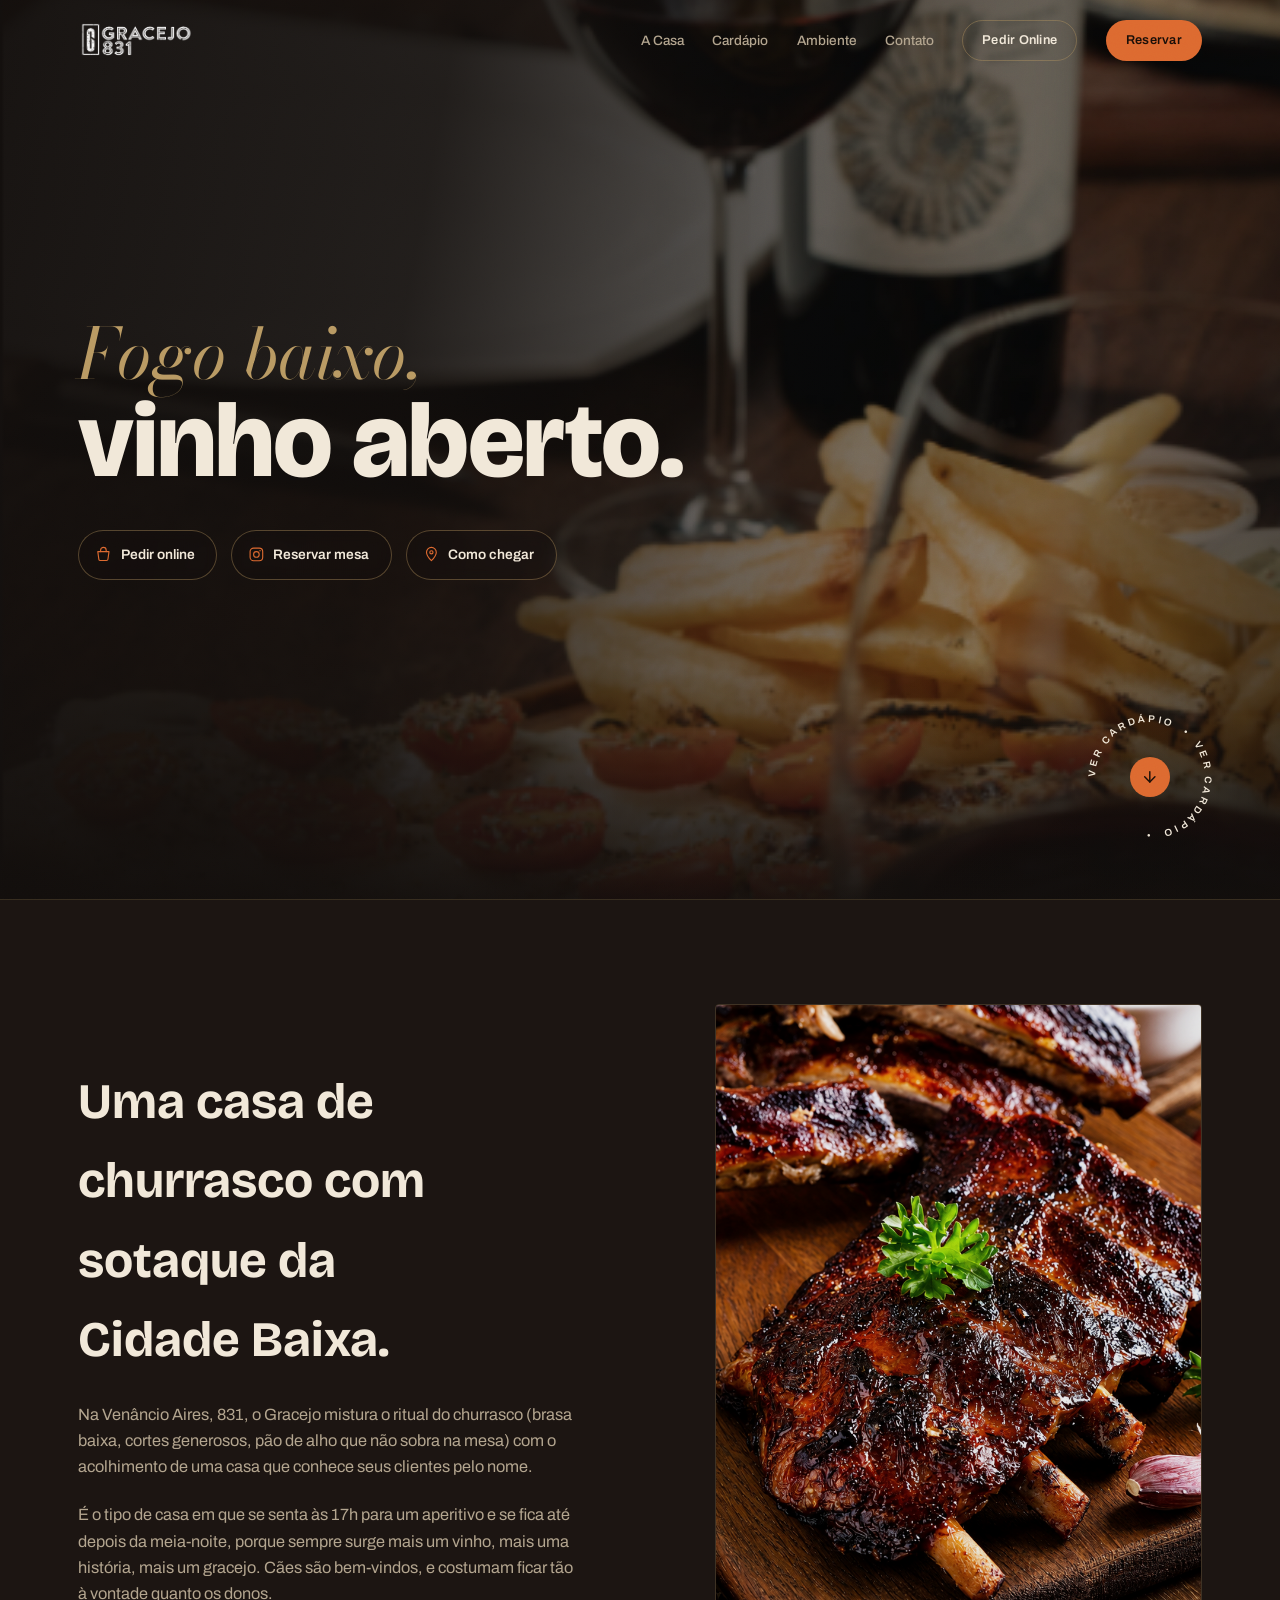
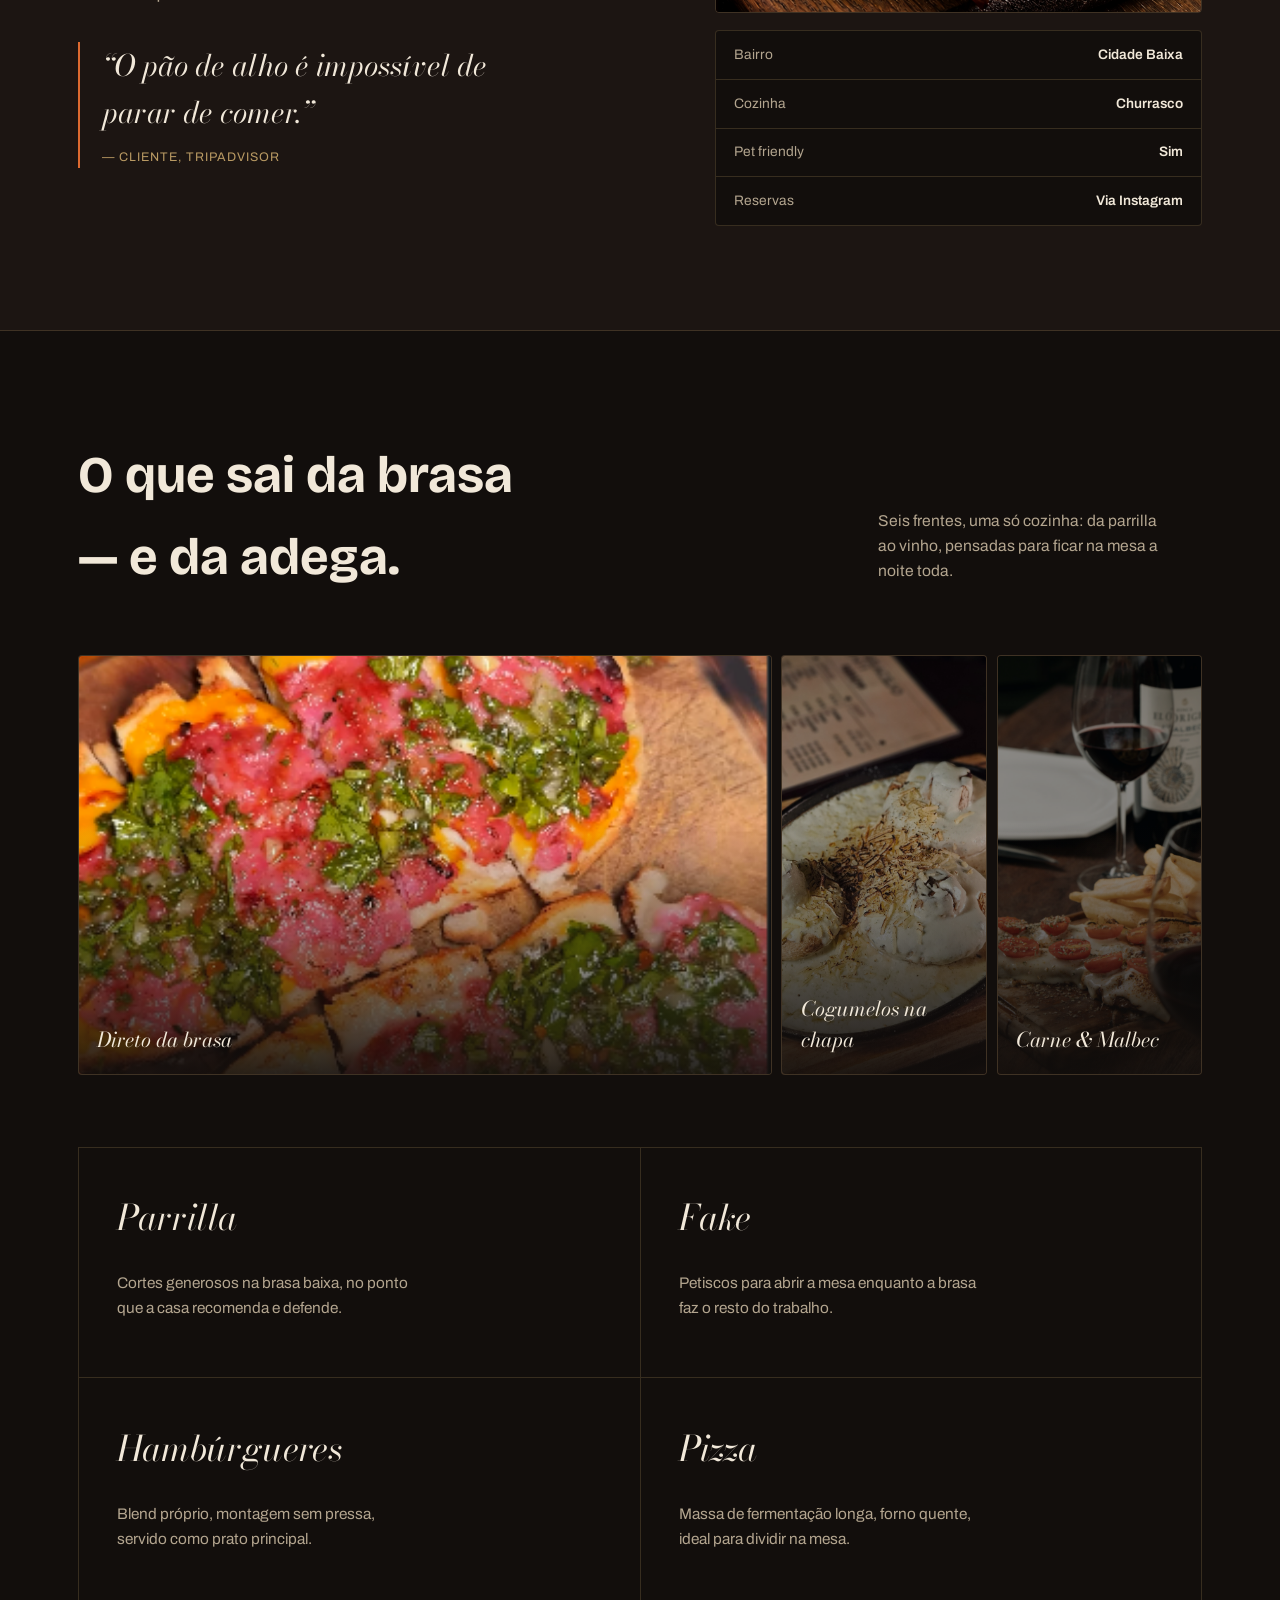
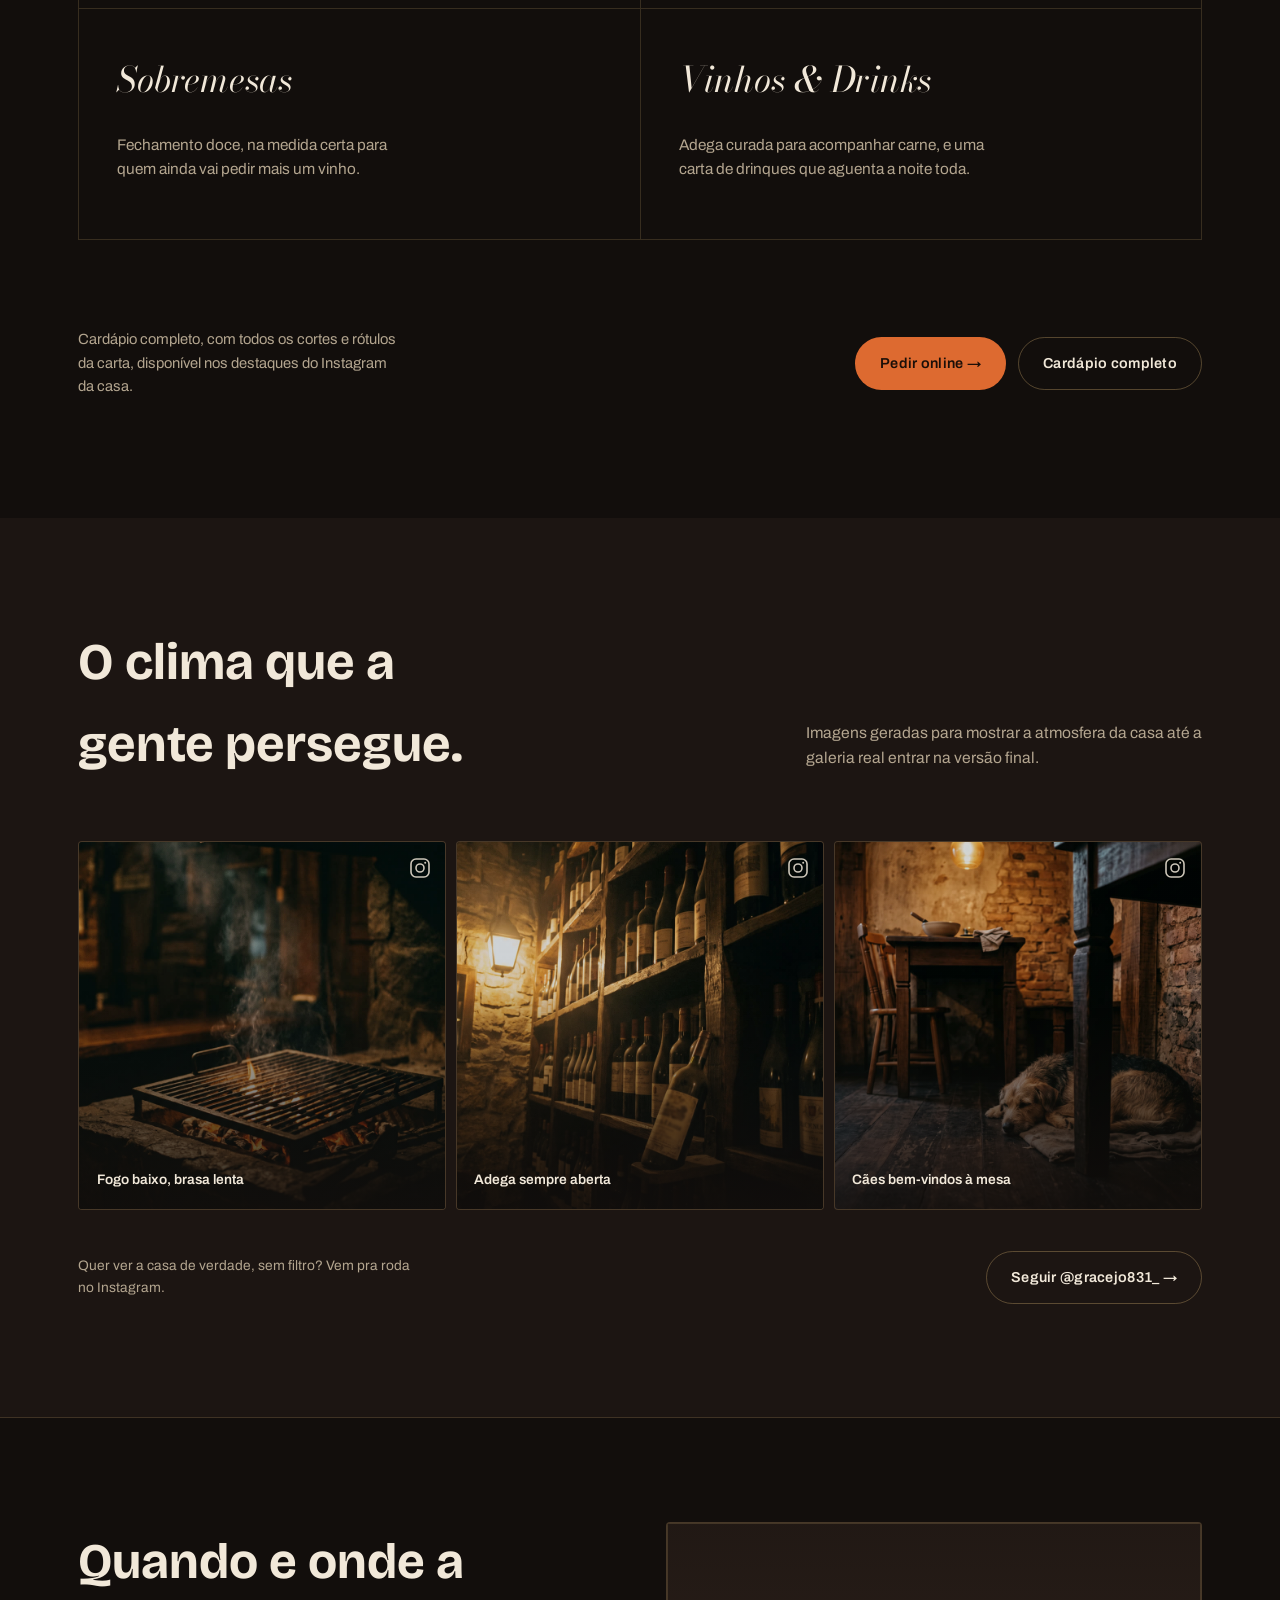
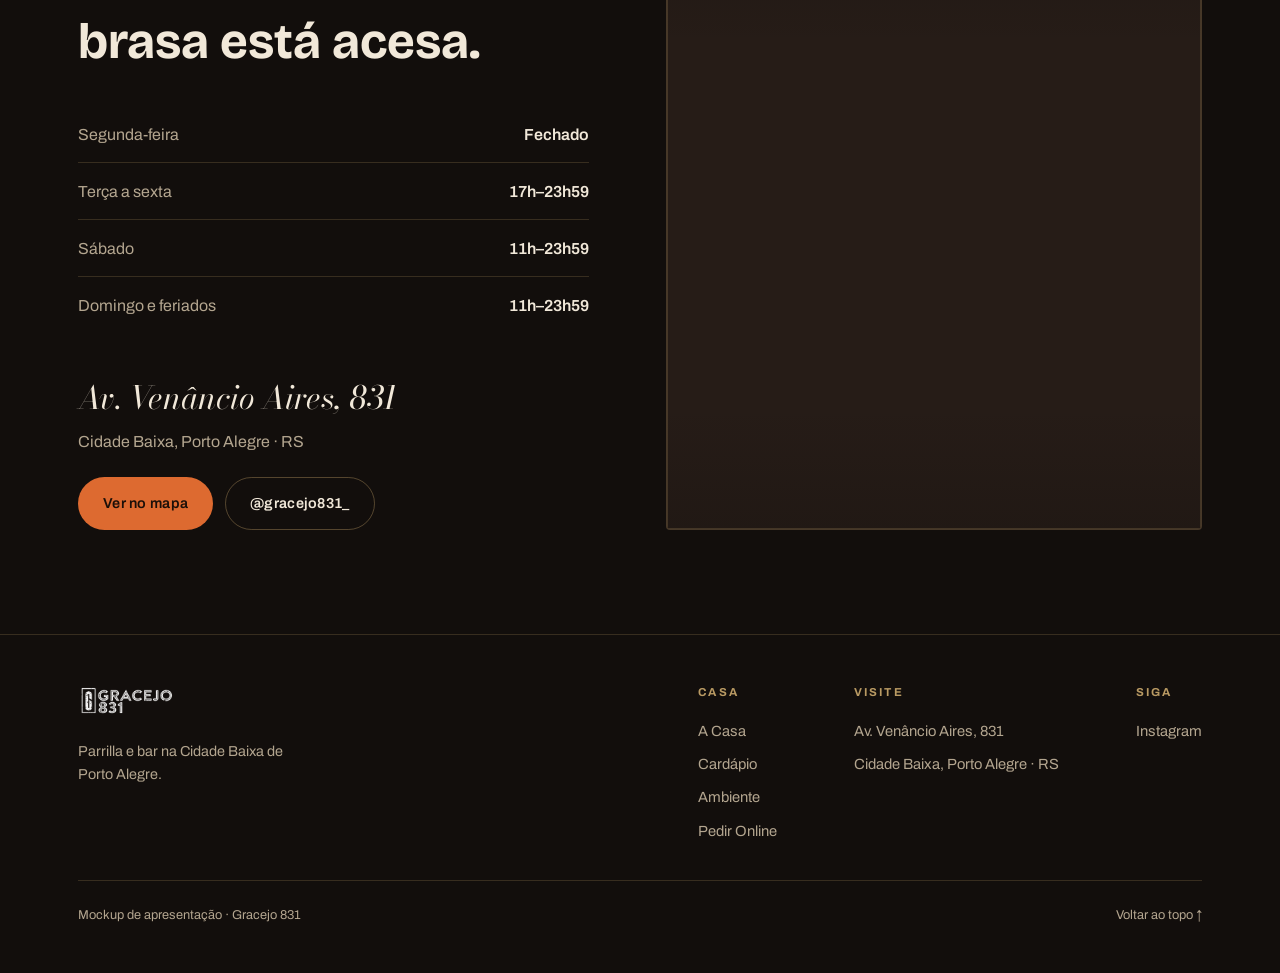
<file: index.html>
<!doctype html>
<html lang="pt-BR">
<head>
<meta charset="UTF-8" />
<title>Gracejo 831</title>
<meta name="viewport" content="width=device-width, initial-scale=1" />
<meta name="description" content="Gracejo 831: parrilla brasileira na Cidade Baixa, Porto Alegre. Cortes no ponto, adega escolhida a dedo, casa pet friendly." />
<link rel="preconnect" href="https://fonts.googleapis.com" />
<link rel="preconnect" href="https://fonts.gstatic.com" crossorigin />
<link href="https://fonts.googleapis.com/css2?family=Bricolage+Grotesque:opsz,wght@12..96,200..800&family=Bodoni+Moda:ital,opsz,wght@0,6..96,400..700;1,6..96,400..700&family=Archivo:wght@400;500;600;700&display=swap" rel="stylesheet" />
<link rel="stylesheet" href="styles.css" />

<style>
  /* ---------- Hero ---------- */
  .hero {
    position: relative;
    overflow: hidden;
    min-height: 100vh;
    display: flex;
    align-items: center;
    border-bottom: 1px solid var(--line);
  }
  .hero-media {
    position: absolute;
    inset: 0;
    z-index: 0;
  }
  .hero-media img {
    width: 100%;
    height: 100%;
    object-fit: cover;
    object-position: 62% 45%;
    filter: saturate(0.94) brightness(0.72);
  }
  .hero-media::after {
    content: "";
    position: absolute;
    inset: 0;
    background:
      linear-gradient(100deg, rgba(18, 14, 12, 0.96) 0%, rgba(18, 14, 12, 0.88) 32%, rgba(18, 14, 12, 0.42) 58%, rgba(18, 14, 12, 0.18) 78%, rgba(18, 14, 12, 0.55) 100%),
      linear-gradient(0deg, rgba(18, 14, 12, 0.9) 0%, rgba(18, 14, 12, 0) 26%);
  }
  .hero-inner {
    position: relative;
    z-index: 2;
    width: 100%;
    padding-block: clamp(3rem, 8vw, 4rem);
  }
  .hero-title {
    display: flex;
    flex-direction: column;
    gap: 0.1em;
  }
  .hero-title .line-italic {
    font-family: var(--font-serif);
    font-style: italic;
    font-weight: 400;
    font-size: clamp(2.4rem, 6vw, 4.4rem);
    color: var(--brass);
    line-height: 1;
  }
  .hero-title .line-strong {
    font-family: var(--font-display);
    font-weight: 800;
    font-size: clamp(3.2rem, 9vw, 6.6rem);
    line-height: 0.94;
    letter-spacing: -0.01em;
  }
  .hero-sub {
    max-width: 42ch;
    color: var(--bone-dim);
    margin-top: 1.6rem;
    font-size: 1.05rem;
  }
  .hero-actions {
    display: flex;
    flex-wrap: wrap;
    gap: 0.85rem;
    margin-top: 2.4rem;
  }
  .pill {
    display: inline-flex;
    align-items: center;
    gap: 0.55rem;
    padding: 0.8rem 1.35rem 0.8rem 1rem;
    border: 1px solid var(--line-strong);
    border-radius: 999px;
    font-size: 0.86rem;
    font-weight: 600;
    color: var(--bone);
    background: rgba(18, 14, 12, 0.35);
    backdrop-filter: blur(6px);
    transition: border-color 0.2s ease, background 0.2s ease, transform 0.15s ease;
  }
  .pill:hover { border-color: var(--brass); background: rgba(185, 154, 99, 0.14); transform: translateY(-1px); }
  .pill svg { width: 1.05rem; height: 1.05rem; flex: none; color: var(--ember); }

  .menu-badge {
    position: absolute;
    right: clamp(1.25rem, 5vw, 4.5rem);
    bottom: clamp(1.5rem, 6vw, 3.5rem);
    z-index: 3;
    width: clamp(96px, 11vw, 132px);
    height: clamp(96px, 11vw, 132px);
    display: grid;
    place-items: center;
  }
  .badge-ring {
    position: absolute;
    inset: 0;
    animation: spin 16s linear infinite;
  }
  .menu-badge-arrow {
    position: relative;
    z-index: 1;
    width: 2.5rem;
    height: 2.5rem;
    border-radius: 50%;
    background: var(--ember);
    color: #1b0f08;
    display: grid;
    place-items: center;
    transition: transform 0.2s ease;
  }
  .menu-badge:hover .menu-badge-arrow { transform: scale(1.08); }
  .menu-badge-arrow svg { width: 1.1rem; height: 1.1rem; }
  @keyframes spin { to { transform: rotate(360deg); } }
  @media (prefers-reduced-motion: reduce) {
    .badge-ring { animation: none; }
  }
  @media (max-width: 700px) {
    .menu-badge { display: none; }
  }

  /* ---------- A Casa ---------- */
  .casa {
    background: var(--charcoal-2);
    border-bottom: 1px solid var(--line);
  }
  .casa-grid {
    display: grid;
    grid-template-columns: 1.15fr 1fr;
    gap: clamp(2.5rem, 6vw, 5rem);
    align-items: center;
  }
  @media (max-width: 860px) {
    .casa-grid { grid-template-columns: 1fr; }
  }
  .casa-body h2 {
    font-size: clamp(2.1rem, 4.6vw, 3.1rem);
    max-width: 15ch;
  }
  .casa-body p { color: var(--bone-dim); font-size: 1.02rem; max-width: 56ch; margin-top: 1.4rem; }

  blockquote.pull {
    margin: 2.2rem 0 0;
    padding-left: 1.4rem;
    border-left: 2px solid var(--ember);
  }
  blockquote.pull p {
    font-family: var(--font-serif);
    font-style: italic;
    font-size: clamp(1.4rem, 2.6vw, 1.85rem);
    color: var(--bone);
    max-width: 22ch;
    margin: 0;
  }
  blockquote.pull cite {
    display: block;
    font-style: normal;
    font-size: 0.78rem;
    letter-spacing: 0.08em;
    text-transform: uppercase;
    color: var(--brass);
    margin-top: 0.7rem;
    font-family: var(--font-body);
  }

  .casa-media { position: relative; }
  .casa-photo {
    aspect-ratio: 4 / 5;
    border-radius: 4px;
    overflow: hidden;
    border: 1px solid var(--line);
  }
  .casa-photo img { width: 100%; height: 100%; object-fit: cover; filter: saturate(0.94) brightness(0.92); }
  .casa-strip {
    margin-top: 1.1rem;
    border: 1px solid var(--line);
    border-radius: 4px;
    background: var(--charcoal);
  }
  .casa-strip-row {
    display: flex;
    justify-content: space-between;
    gap: 1rem;
    padding: 0.8rem 1.15rem;
    border-bottom: 1px solid var(--line);
    font-size: 0.86rem;
  }
  .casa-strip-row:last-child { border-bottom: none; }
  .casa-strip-row .k { color: var(--bone-dim); }
  .casa-strip-row .v { font-weight: 600; text-align: right; }

  /* ---------- Cardápio ---------- */
  .foco-grid {
    display: flex;
    gap: 0.6rem;
    height: clamp(240px, 36vw, 420px);
    margin-bottom: clamp(3rem, 7vw, 4.5rem);
  }
  .foco-item {
    position: relative;
    flex: 1 1 0;
    min-width: 0;
    display: flex;
    flex-direction: column;
    justify-content: flex-end;
    border-radius: 4px;
    overflow: hidden;
    border: 1px solid var(--line);
    padding: 0;
    margin: 0;
    cursor: pointer;
    background: var(--charcoal-2);
    transition: flex-grow 0.55s cubic-bezier(0.16, 0.84, 0.44, 1);
  }
  .foco-item.is-active { flex-grow: 3.4; }
  .foco-item img {
    position: absolute;
    inset: 0;
    width: 100%;
    height: 100%;
    object-fit: cover;
    filter: saturate(0.82) brightness(0.66);
    transition: filter 0.5s ease;
  }
  .foco-item.is-active img { filter: saturate(1.05) brightness(1); }
  .foco-item::after {
    content: "";
    position: absolute;
    inset: 0;
    background: linear-gradient(180deg, rgba(18, 14, 12, 0) 40%, rgba(18, 14, 12, 0.9));
  }
  .foco-label {
    position: relative;
    z-index: 1;
    display: block;
    padding: 1.15rem;
    font-family: var(--font-serif);
    font-style: italic;
    font-size: clamp(1rem, 1.6vw, 1.3rem);
    color: var(--bone);
    text-align: left;
  }
  @media (max-width: 700px) {
    .foco-grid { flex-direction: column; height: auto; }
    .foco-item { flex: 0 0 auto; height: 120px; }
    .foco-item.is-active { height: 240px; }
  }
  @media (prefers-reduced-motion: reduce) {
    .foco-item, .foco-item img { transition: none; }
  }

  .menu-index {
    display: grid;
    grid-template-columns: repeat(2, 1fr);
    border-top: 1px solid var(--line);
    border-left: 1px solid var(--line);
  }
  .menu-index-row {
    padding: clamp(1.8rem, 3.6vw, 2.6rem) clamp(1.6rem, 3vw, 2.4rem);
    border-right: 1px solid var(--line);
    border-bottom: 1px solid var(--line);
    display: flex;
    flex-direction: column;
    gap: 0.65rem;
    transition: background 0.2s ease;
  }
  .menu-index-row:hover { background: rgba(185, 154, 99, 0.05); }
  .menu-index-row h3 {
    font-family: var(--font-serif);
    font-style: italic;
    font-weight: 400;
    font-size: clamp(1.6rem, 3.2vw, 2.2rem);
  }
  .menu-index-row p { color: var(--bone-dim); font-size: 0.96rem; max-width: 34ch; }
  @media (max-width: 700px) {
    .menu-index { grid-template-columns: 1fr; }
  }

  .menu-note {
    display: flex;
    justify-content: space-between;
    align-items: center;
    gap: 1.5rem;
    flex-wrap: wrap;
    margin-top: 2.6rem;
    padding-top: 2rem;
  }
  .menu-note p { color: var(--bone-dim); font-size: 0.92rem; max-width: 42ch; }

  /* ---------- Ambiente ---------- */
  .ambiente { background: var(--charcoal-2); border-bottom: 1px solid var(--line); }
  .ambiente .section-head p { max-width: 44ch; }
  .mood-grid {
    display: grid;
    grid-template-columns: repeat(3, 1fr);
    gap: 0.6rem;
  }
  @media (max-width: 700px) { .mood-grid { grid-template-columns: repeat(2, 1fr); } }
  .mood-card {
    aspect-ratio: 1 / 1;
    border-radius: 4px;
    border: 1px solid var(--line);
    position: relative;
    overflow: hidden;
    display: flex;
    align-items: flex-end;
    padding: 1.1rem;
    background: var(--charcoal-3);
  }
  .mood-card img {
    position: absolute;
    inset: 0;
    width: 100%;
    height: 100%;
    object-fit: cover;
    filter: saturate(0.94) brightness(0.85);
    transition: transform 0.6s cubic-bezier(0.16, 0.84, 0.44, 1), filter 0.6s ease;
  }
  .mood-card:hover img { transform: scale(1.06); filter: saturate(1.02) brightness(0.92); }
  .mood-card span {
    position: relative;
    z-index: 1;
    font-family: var(--font-body);
    font-weight: 600;
    font-size: 0.86rem;
    color: var(--bone);
    text-wrap: balance;
  }
  .mood-card .ig-mark {
    position: absolute;
    top: 0.85rem;
    right: 0.85rem;
    z-index: 1;
    width: 1.5rem;
    height: 1.5rem;
    color: var(--bone);
    opacity: 0.85;
  }
  .mood-card::after {
    content: "";
    position: absolute;
    inset: 0;
    z-index: 0;
    background: linear-gradient(180deg, rgba(18,14,12,0.02) 40%, rgba(18,14,12,0.88));
  }
  @media (prefers-reduced-motion: reduce) {
    .mood-card img, .mood-card:hover img { transition: none; transform: none; }
  }
  .ambiente-foot {
    display: flex;
    justify-content: space-between;
    align-items: center;
    gap: 1.5rem;
    flex-wrap: wrap;
    margin-top: 2rem;
  }
  .ambiente-foot p { color: var(--bone-dim); font-size: 0.86rem; max-width: 48ch; }

  /* ---------- Contato ---------- */
  .contato-grid {
    display: grid;
    grid-template-columns: 1fr 1.05fr;
    gap: clamp(2.5rem, 6vw, 5rem);
    align-items: stretch;
  }
  @media (max-width: 900px) { .contato-grid { grid-template-columns: 1fr; } }
  table.hours { width: 100%; border-collapse: collapse; margin-top: 1.6rem; }
  table.hours td {
    padding: 0.95rem 0;
    border-bottom: 1px solid var(--line);
    font-size: 1rem;
  }
  table.hours td:first-child { color: var(--bone-dim); }
  table.hours td:last-child { text-align: right; font-weight: 600; font-variant-numeric: tabular-nums; }
  table.hours tr:last-child td { border-bottom: none; }
  .addr-block { margin-top: 2.4rem; }
  .addr-block h3 { font-family: var(--font-serif); font-style: italic; font-weight: 400; font-size: clamp(1.5rem, 3vw, 2rem); }
  .addr-block p { color: var(--bone-dim); margin-top: 0.4rem; }
  .addr-actions { display: flex; gap: 0.75rem; margin-top: 1.4rem; flex-wrap: wrap; }

  .map-frame {
    position: relative;
    border-radius: 4px;
    overflow: hidden;
    border: 1px solid var(--line);
    min-height: 320px;
    background: var(--charcoal-3);
  }
  .map-frame iframe {
    position: absolute;
    inset: 0;
    width: 100%;
    height: 100%;
    border: 0;
    filter: grayscale(1) invert(0.9) contrast(0.85) brightness(0.95);
  }
  .map-frame::after {
    content: "";
    position: absolute;
    inset: 0;
    pointer-events: none;
    box-shadow: inset 0 0 0 1px var(--line);
    background: linear-gradient(180deg, rgba(18,14,12,0.25), rgba(18,14,12,0) 20%, rgba(18,14,12,0) 80%, rgba(18,14,12,0.25));
  }

</style>
</head>
<body>

<!--
THESIS: A premium editorial restaurant template — full-bleed food photography,
an elegant italic-serif headline, and a tabbed dish showcase — built the way
a client-approved reference actually looks, replacing the previous build's
bespoke animated-grate hero the owner rejected.
OWN-WORLD: near-black charcoal ground, warm bone/cream text, ember-orange
for action, brass/gold for quiet accents and rules, malbec reserved for the
closing CTA band; Bricolage Grotesque for UI, Bodoni Moda italic (swapped in
after the detector flagged Instrument Serif as an overused face) for display
headlines and pull quotes, Archivo for body.
STORY: visitor lands on a full-bleed hero photo with an italic serif tagline
and a rotating "ver cardápio" badge, scrolls through A Casa's real voice,
a photo-led dish showcase and menu index, an Instagram-style Ambiente grid,
then Contato with a real embedded map and hours before a closing reservation
band.
FIRST VIEWPORT: sticky nav (links left, centered wordmark, CTAs right) over
a full-bleed dark hero photo; two-line italic/bold headline and subhead
lower-left, three quick-action pills beneath, rotating circular badge
anchored bottom-right.
FORM: brief-pinned directly by the user's own reference screenshots (a dark
editorial restaurant template) and https://restaurantefontana.com.br/
(quick-action row, tabbed menu, Instagram feed, map contact section) — no
concept-seed roll; a user-pinned direction beats the roll, always. Built
code-led: the references already serve as the approved composition, so the
comp-visualization round is skipped by disclosed substitution rather than
generating redundant AI comps of a look the client already chose by example.
FINISH: unreviewed and undocumented is unfinished; this build ends with the
finish review, the verdict, DESIGN.md, and every shipping raster carrying
its provenance.
-->

<header class="site">
  <nav class="nav wrap">
    <button class="nav-toggle" aria-expanded="false" aria-controls="nav-mobile" data-nav-toggle aria-label="Abrir menu">
      <svg viewBox="0 0 24 24" fill="none" stroke="currentColor" stroke-width="1.6" stroke-linecap="round"><line x1="3" y1="6" x2="21" y2="6"/><line x1="3" y1="12" x2="21" y2="12"/><line x1="3" y1="18" x2="21" y2="18"/></svg>
    </button>
    <a href="#top" class="brand"><img src="assets/logo.png" alt="Gracejo 831" /></a>
    <div class="nav-links-right">
      <a href="#casa">A Casa</a>
      <a href="#cardapio">Cardápio</a>
      <a href="#ambiente">Ambiente</a>
      <a href="#contato">Contato</a>
      <a class="btn btn-ghost" href="pedir.html">Pedir Online</a>
      <a class="btn btn-ember" href="https://www.instagram.com/gracejo831_/" target="_blank" rel="noopener">Reservar</a>
    </div>
  </nav>
  <div class="nav-mobile-panel" id="nav-mobile" data-nav-panel>
    <div class="wrap">
      <a href="#casa">A Casa</a>
      <a href="#cardapio">Cardápio</a>
      <a href="#ambiente">Ambiente</a>
      <a href="#contato">Contato</a>
      <div class="btn-row">
        <a class="btn btn-ghost" href="pedir.html">Pedir Online</a>
        <a class="btn btn-ember" href="https://www.instagram.com/gracejo831_/" target="_blank" rel="noopener">Reservar</a>
      </div>
    </div>
  </div>
</header>

<main id="top">
  <section class="hero">
    <div class="hero-media">
      <img src="assets/vinho_carne.png" alt="Corte grelhado ao lado de fritas e uma taça de Malbec" />
    </div>
    <div class="hero-inner wrap">
      <h1 class="hero-title">
        <span class="line-italic">Fogo baixo,</span>
        <span class="line-strong">vinho aberto.</span>
      </h1>
      <div class="hero-actions">
        <a class="pill" href="pedir.html">
          <svg viewBox="0 0 24 24" fill="none" stroke="currentColor" stroke-width="1.6" stroke-linecap="round" stroke-linejoin="round"><path d="M4 8h16l-1.5 11a2 2 0 0 1-2 1.7H7.5a2 2 0 0 1-2-1.7Z"/><path d="M8 8V6a4 4 0 0 1 8 0v2"/></svg>
          Pedir online
        </a>
        <a class="pill" href="https://www.instagram.com/gracejo831_/" target="_blank" rel="noopener">
          <svg viewBox="0 0 24 24" fill="none" stroke="currentColor" stroke-width="1.6"><rect x="3" y="3" width="18" height="18" rx="5"/><circle cx="12" cy="12" r="4"/><circle cx="17.2" cy="6.8" r="1" fill="currentColor" stroke="none"/></svg>
          Reservar mesa
        </a>
        <a class="pill" href="https://www.google.com/maps/search/?api=1&query=Av.+Ven%C3%A2ncio+Aires%2C+831+-+Cidade+Baixa%2C+Porto+Alegre+-+RS" target="_blank" rel="noopener">
          <svg viewBox="0 0 24 24" fill="none" stroke="currentColor" stroke-width="1.6" stroke-linecap="round" stroke-linejoin="round"><path d="M12 21s7-6.6 7-12a7 7 0 1 0-14 0c0 5.4 7 12 7 12Z"/><circle cx="12" cy="9" r="2.3"/></svg>
          Como chegar
        </a>
      </div>
    </div>
    <a class="menu-badge" href="#cardapio" aria-label="Ver cardápio">
      <svg class="badge-ring" viewBox="0 0 140 140">
        <defs><path id="badgePath" d="M70,70 m-58,0 a58,58 0 1,1 116,0 a58,58 0 1,1 -116,0" /></defs>
        <text font-family="Archivo, sans-serif" font-size="10.5" font-weight="600" letter-spacing="3" fill="var(--bone)">
          <textPath href="#badgePath">VER CARDÁPIO&nbsp;&nbsp;•&nbsp;&nbsp;VER CARDÁPIO&nbsp;&nbsp;•&nbsp;&nbsp;</textPath>
        </text>
      </svg>
      <span class="menu-badge-arrow">
        <svg viewBox="0 0 24 24" fill="none" stroke="currentColor" stroke-width="2" stroke-linecap="round" stroke-linejoin="round"><line x1="12" y1="5" x2="12" y2="19"/><polyline points="19 12 12 19 5 12"/></svg>
      </span>
    </a>
  </section>

  <section class="casa" id="casa">
    <div class="wrap casa-grid">
      <div class="casa-body">
        <h2>Uma casa de churrasco com sotaque da Cidade Baixa.</h2>
        <p>Na Venâncio Aires, 831, o Gracejo mistura o ritual do churrasco (brasa baixa, cortes generosos, pão de alho que não sobra na mesa) com o acolhimento de uma casa que conhece seus clientes pelo nome.</p>
        <p>É o tipo de casa em que se senta às 17h para um aperitivo e se fica até depois da meia-noite, porque sempre surge mais um vinho, mais uma história, mais um gracejo. Cães são bem-vindos, e costumam ficar tão à vontade quanto os donos.</p>
        <blockquote class="pull">
          <p>&ldquo;O pão de alho é impossível de parar de comer.&rdquo;</p>
          <cite>— cliente, Tripadvisor</cite>
        </blockquote>
      </div>
      <div class="casa-media">
        <div class="casa-photo">
          <img src="assets/Churrasco.png" alt="Costela assada na brasa, fatiada sobre tábua de madeira" loading="lazy" />
        </div>
        <div class="casa-strip">
          <div class="casa-strip-row"><span class="k">Bairro</span><span class="v">Cidade Baixa</span></div>
          <div class="casa-strip-row"><span class="k">Cozinha</span><span class="v">Churrasco</span></div>
          <div class="casa-strip-row"><span class="k">Pet friendly</span><span class="v">Sim</span></div>
          <div class="casa-strip-row"><span class="k">Reservas</span><span class="v">Via Instagram</span></div>
        </div>
      </div>
    </div>
  </section>

  <section id="cardapio">
    <div class="wrap">
      <div class="section-head">
        <h2>O que sai da brasa — e da adega.</h2>
        <p>Seis frentes, uma só cozinha: da parrilla ao vinho, pensadas para ficar na mesa a noite toda.</p>
      </div>
      <div class="foco-grid" data-foco>
        <button class="foco-item is-active" data-foco-item aria-pressed="true">
          <img src="assets/entradinhas.png" alt="Torradas de pão com carne desfiada e chimichurri fresco" loading="lazy" />
          <span class="foco-label">Direto da brasa</span>
        </button>
        <button class="foco-item" data-foco-item aria-pressed="false">
          <img src="assets/cogumelos_assados.png" alt="Cogumelos assados gratinados com queijo e chips de alho" loading="lazy" />
          <span class="foco-label">Cogumelos na chapa</span>
        </button>
        <button class="foco-item" data-foco-item aria-pressed="false">
          <img src="assets/vinho_carne.png" alt="Corte grelhado ao lado de fritas e uma taça de Malbec" loading="lazy" />
          <span class="foco-label">Carne &amp; Malbec</span>
        </button>
      </div>

      <div class="menu-index">
        <div class="menu-index-row">
          <h3>Parrilla</h3>
          <p>Cortes generosos na brasa baixa, no ponto que a casa recomenda e defende.</p>
        </div>
        <div class="menu-index-row">
          <h3>Fake</h3>
          <p>Petiscos para abrir a mesa enquanto a brasa faz o resto do trabalho.</p>
        </div>
        <div class="menu-index-row">
          <h3>Hambúrgueres</h3>
          <p>Blend próprio, montagem sem pressa, servido como prato principal.</p>
        </div>
        <div class="menu-index-row">
          <h3>Pizza</h3>
          <p>Massa de fermentação longa, forno quente, ideal para dividir na mesa.</p>
        </div>
        <div class="menu-index-row">
          <h3>Sobremesas</h3>
          <p>Fechamento doce, na medida certa para quem ainda vai pedir mais um vinho.</p>
        </div>
        <div class="menu-index-row">
          <h3>Vinhos &amp; Drinks</h3>
          <p>Adega curada para acompanhar carne, e uma carta de drinques que aguenta a noite toda.</p>
        </div>
      </div>

      <div class="menu-note">
        <p>Cardápio completo, com todos os cortes e rótulos da carta, disponível nos destaques do Instagram da casa.</p>
        <div class="btn-row">
          <a class="btn btn-ember" href="pedir.html">Pedir online →</a>
          <a class="btn btn-ghost" href="https://www.instagram.com/gracejo831_/" target="_blank" rel="noopener">Cardápio completo</a>
        </div>
      </div>
    </div>
  </section>

  <section class="ambiente" id="ambiente">
    <div class="wrap">
      <div class="section-head">
        <h2>O clima que a gente persegue.</h2>
        <p>Imagens geradas para mostrar a atmosfera da casa até a galeria real entrar na versão final.</p>
      </div>
      <div class="mood-grid">
        <div class="mood-card">
          <img src="assets/mood_brasa.jpg" alt="Brasa baixa sob grelha de ferro, fumaça subindo (imagem gerada, clima ilustrativo)" loading="lazy" />
          <svg class="ig-mark" viewBox="0 0 24 24" fill="none" stroke="currentColor" stroke-width="1.6"><rect x="3" y="3" width="18" height="18" rx="5"/><circle cx="12" cy="12" r="4"/><circle cx="17.2" cy="6.8" r="1" fill="currentColor" stroke="none"/></svg>
          <span>Fogo baixo, brasa lenta</span>
        </div>
        <div class="mood-card">
          <img src="assets/mood_adega.jpg" alt="Parede de vinhos em prateleiras de madeira, luz âmbar (imagem gerada, clima ilustrativo)" loading="lazy" />
          <svg class="ig-mark" viewBox="0 0 24 24" fill="none" stroke="currentColor" stroke-width="1.6"><rect x="3" y="3" width="18" height="18" rx="5"/><circle cx="12" cy="12" r="4"/><circle cx="17.2" cy="6.8" r="1" fill="currentColor" stroke="none"/></svg>
          <span>Adega sempre aberta</span>
        </div>
        <div class="mood-card">
          <img src="assets/mood_cachorro.jpg" alt="Cachorro tranquilo deitado junto a uma mesa de madeira (imagem gerada, clima ilustrativo)" loading="lazy" />
          <svg class="ig-mark" viewBox="0 0 24 24" fill="none" stroke="currentColor" stroke-width="1.6"><rect x="3" y="3" width="18" height="18" rx="5"/><circle cx="12" cy="12" r="4"/><circle cx="17.2" cy="6.8" r="1" fill="currentColor" stroke="none"/></svg>
          <span>Cães bem-vindos à mesa</span>
        </div>
      </div>
      <div class="ambiente-foot">
        <p>Quer ver a casa de verdade, sem filtro? Vem pra roda no Instagram.</p>
        <a class="btn btn-ghost" href="https://www.instagram.com/gracejo831_/" target="_blank" rel="noopener">Seguir @gracejo831_ →</a>
      </div>
    </div>
  </section>

  <section id="contato">
    <div class="wrap contato-grid">
      <div>
        <h2 style="font-size:clamp(2.1rem,4.6vw,3.1rem);">Quando e onde a brasa está acesa.</h2>
        <table class="hours">
          <tr><td>Segunda-feira</td><td>Fechado</td></tr>
          <tr><td>Terça a sexta</td><td>17h–23h59</td></tr>
          <tr><td>Sábado</td><td>11h–23h59</td></tr>
          <tr><td>Domingo e feriados</td><td>11h–23h59</td></tr>
        </table>
        <div class="addr-block">
          <h3>Av. Venâncio Aires, 831</h3>
          <p>Cidade Baixa, Porto Alegre · RS</p>
          <div class="addr-actions">
            <a class="btn btn-ember" href="https://www.google.com/maps/search/?api=1&query=Av.+Ven%C3%A2ncio+Aires%2C+831+-+Cidade+Baixa%2C+Porto+Alegre+-+RS" target="_blank" rel="noopener">Ver no mapa</a>
            <a class="btn btn-ghost" href="https://www.instagram.com/gracejo831_/" target="_blank" rel="noopener">@gracejo831_</a>
          </div>
        </div>
      </div>
      <div class="map-frame">
        <iframe
          src="https://www.google.com/maps?q=Av.+Ven%C3%A2ncio+Aires,+831+-+Cidade+Baixa,+Porto+Alegre+-+RS&output=embed"
          title="Mapa até Av. Venâncio Aires, 831, Cidade Baixa, Porto Alegre"
          loading="lazy"
          referrerpolicy="no-referrer-when-downgrade"
        ></iframe>
      </div>
    </div>
  </section>

</main>

<footer>
  <div class="wrap">
    <div class="foot-grid">
      <div>
        <a href="#top" class="foot-brand"><img src="assets/logo.png" alt="Gracejo 831" /></a>
        <p style="color:var(--bone-dim); font-size:0.9rem; max-width:28ch; margin-top:0.8rem;">Parrilla e bar na Cidade Baixa de Porto Alegre.</p>
      </div>
      <div class="foot-cols">
        <div class="foot-col">
          <h4>Casa</h4>
          <ul>
            <li><a href="#casa">A Casa</a></li>
            <li><a href="#cardapio">Cardápio</a></li>
            <li><a href="#ambiente">Ambiente</a></li>
            <li><a href="pedir.html">Pedir Online</a></li>
          </ul>
        </div>
        <div class="foot-col">
          <h4>Visite</h4>
          <ul>
            <li>Av. Venâncio Aires, 831</li>
            <li>Cidade Baixa, Porto Alegre · RS</li>
          </ul>
        </div>
        <div class="foot-col">
          <h4>Siga</h4>
          <ul>
            <li><a href="https://www.instagram.com/gracejo831_/" target="_blank" rel="noopener">Instagram</a></li>
          </ul>
        </div>
      </div>
    </div>
    <div class="foot-bottom">
      <span>Mockup de apresentação · Gracejo 831</span>
      <a class="back-top" href="#top">Voltar ao topo ↑</a>
    </div>
  </div>
</footer>

<script>
  (function () {
    var toggle = document.querySelector("[data-nav-toggle]");
    var panel = document.querySelector("[data-nav-panel]");
    if (!toggle || !panel) return;
    toggle.addEventListener("click", function () {
      var open = panel.classList.toggle("is-open");
      toggle.setAttribute("aria-expanded", String(open));
    });
    panel.querySelectorAll("a").forEach(function (a) {
      a.addEventListener("click", function () {
        panel.classList.remove("is-open");
        toggle.setAttribute("aria-expanded", "false");
      });
    });
  })();
</script>

<script>
  (function () {
    var header = document.querySelector("header.site");
    if (!header) return;
    function onScroll() {
      header.classList.toggle("is-scrolled", window.scrollY > 40);
    }
    window.addEventListener("scroll", onScroll, { passive: true });
    onScroll();
  })();
</script>

<script>
  (function () {
    var items = document.querySelectorAll("[data-foco-item]");
    if (!items.length) return;
    var reduceMotion = window.matchMedia("(prefers-reduced-motion: reduce)").matches;
    var idx = 0;
    var timer;

    function setActive(i) {
      idx = i;
      items.forEach(function (el, j) {
        var isActive = j === i;
        el.classList.toggle("is-active", isActive);
        el.setAttribute("aria-pressed", String(isActive));
      });
    }

    function resetTimer() {
      if (reduceMotion) return;
      clearInterval(timer);
      timer = setInterval(function () {
        setActive((idx + 1) % items.length);
      }, 4200);
    }

    items.forEach(function (el, i) {
      el.addEventListener("mouseenter", function () { setActive(i); resetTimer(); });
      el.addEventListener("focus", function () { setActive(i); resetTimer(); });
      el.addEventListener("click", function () { setActive(i); resetTimer(); });
    });

    resetTimer();
  })();
</script>
</body>
</html>
</file>
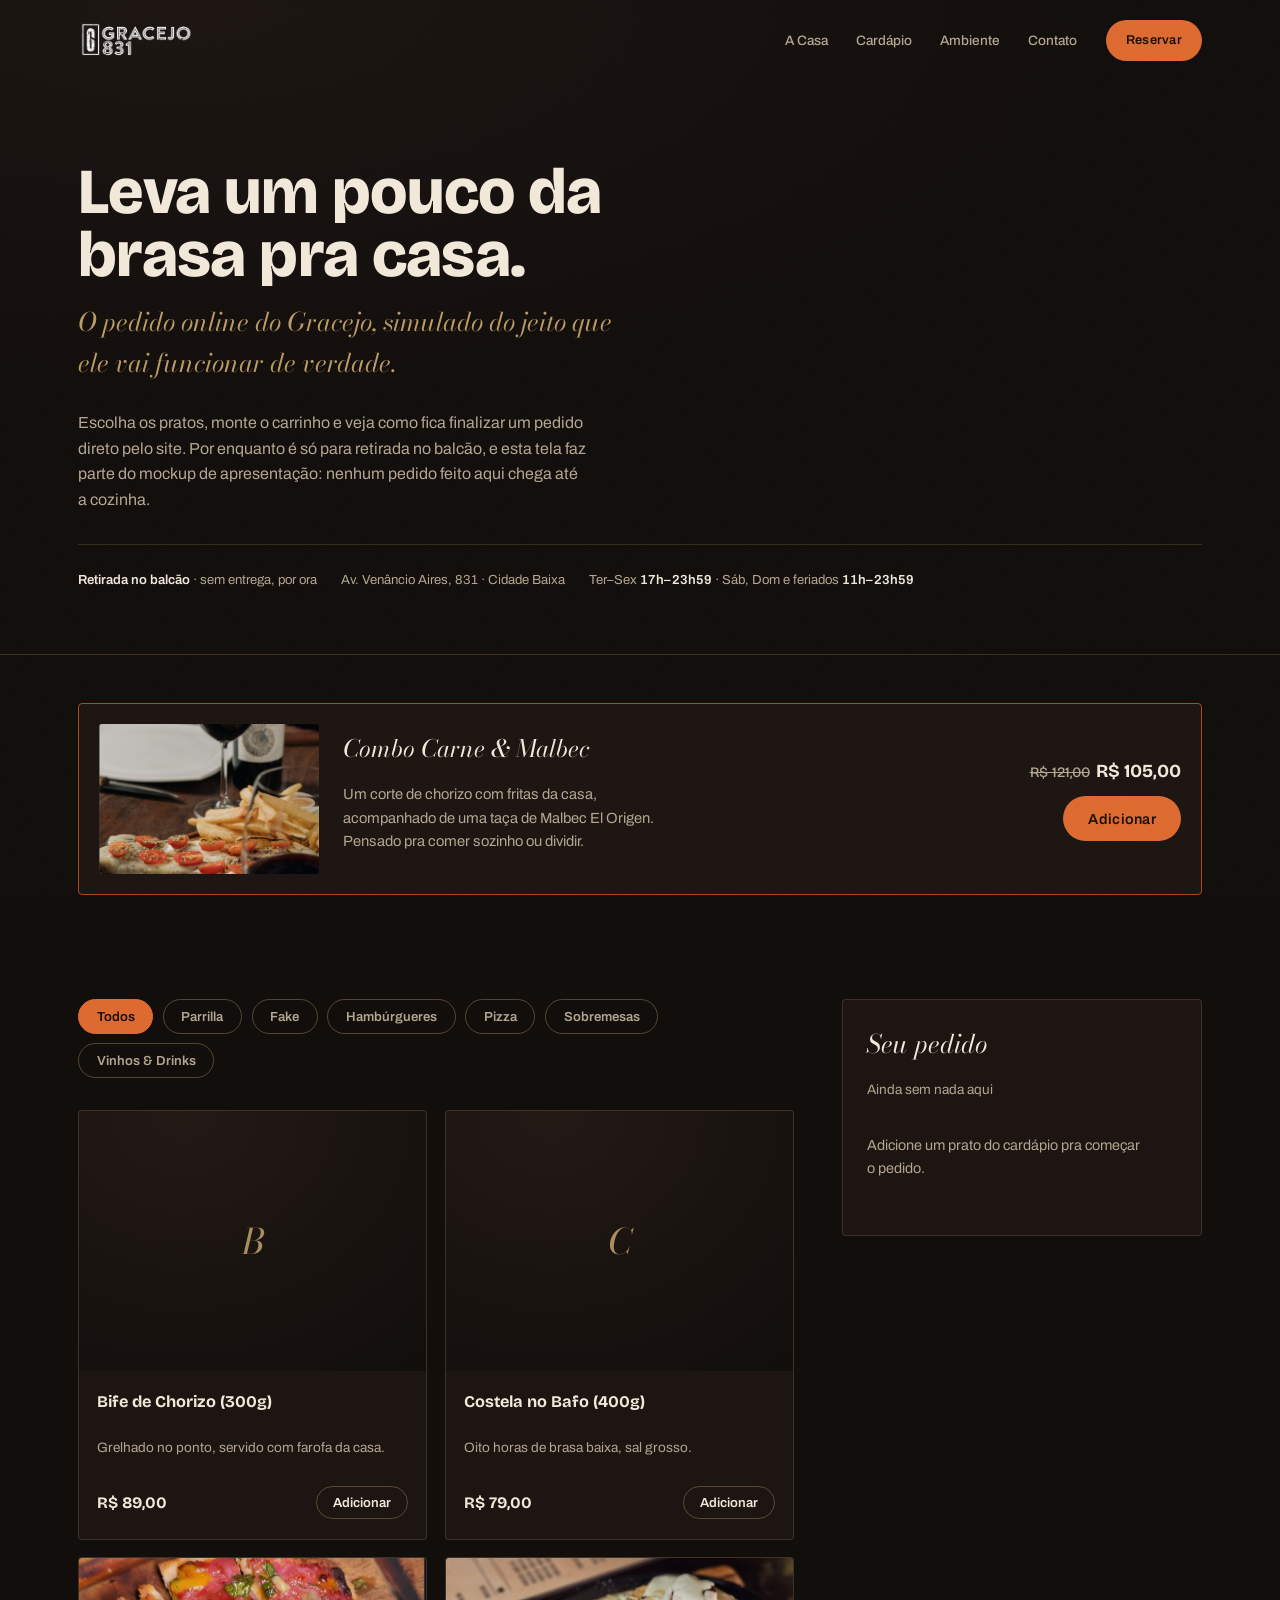
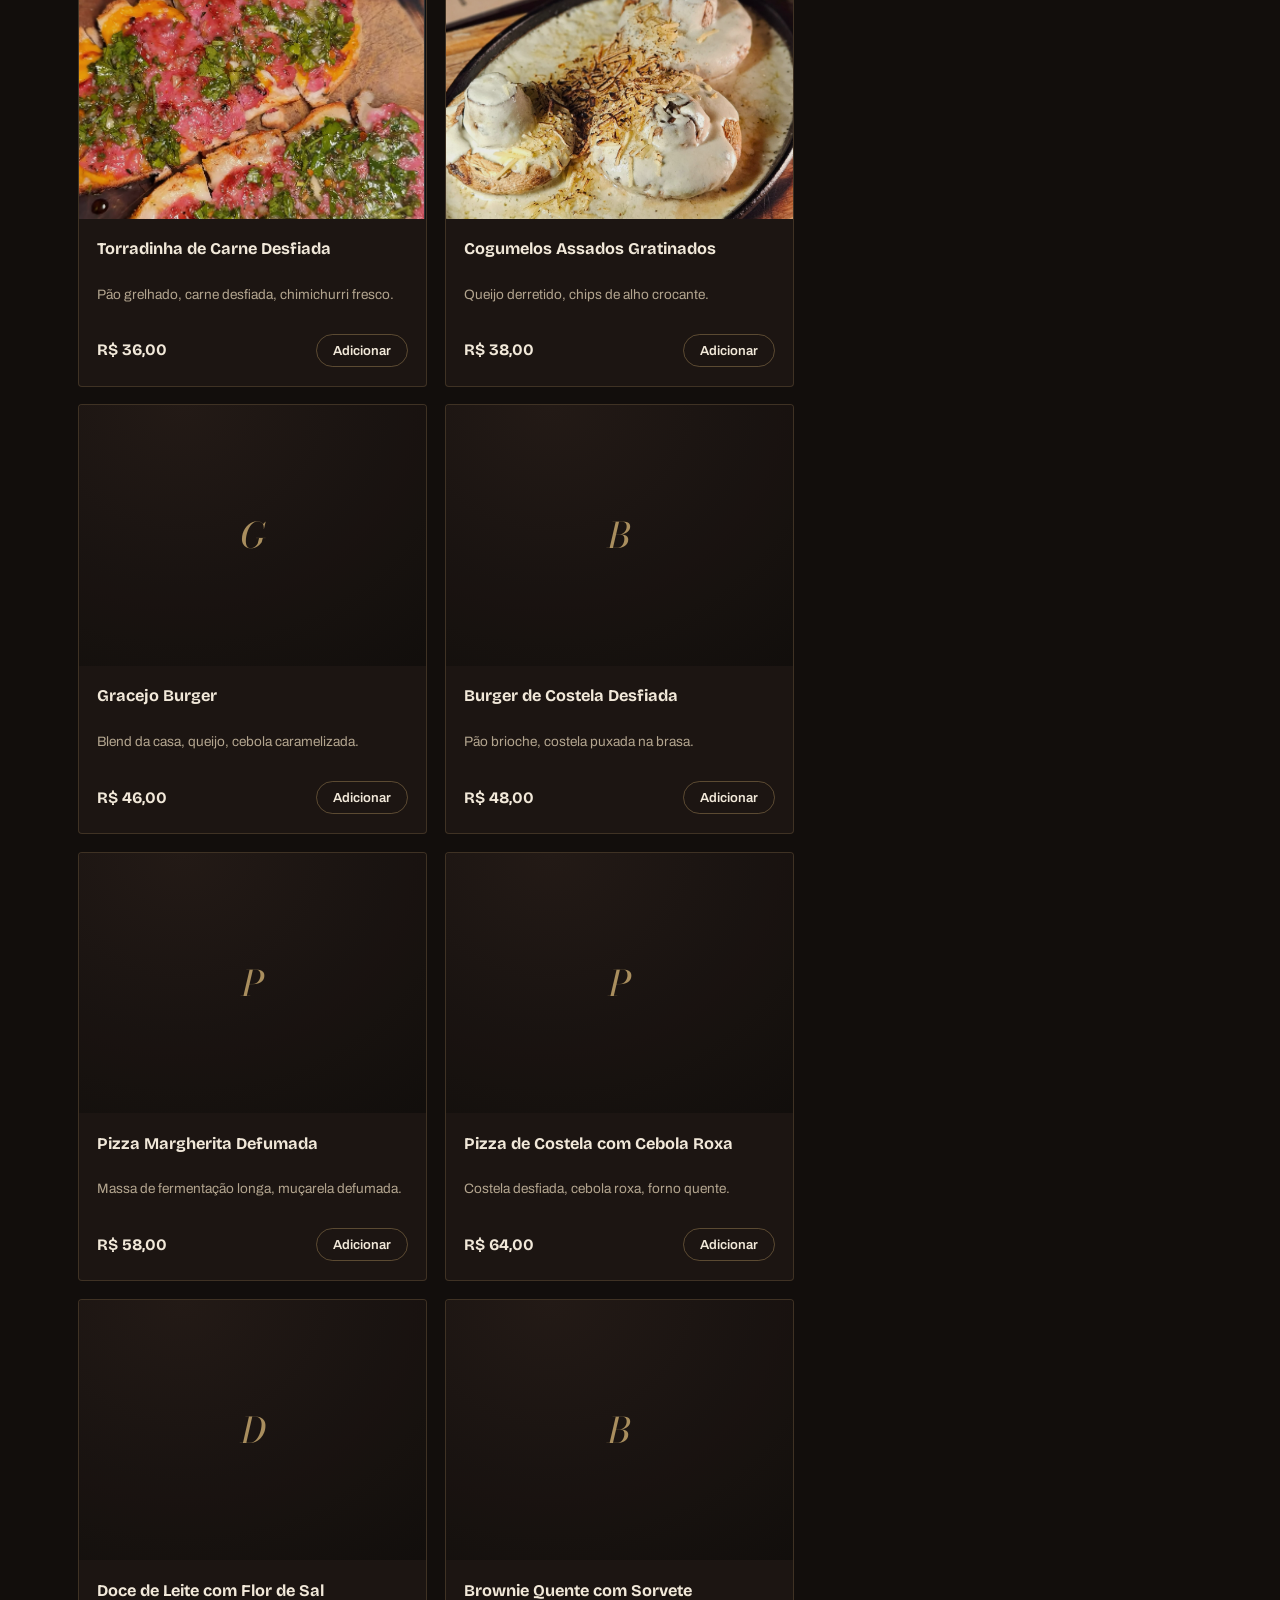
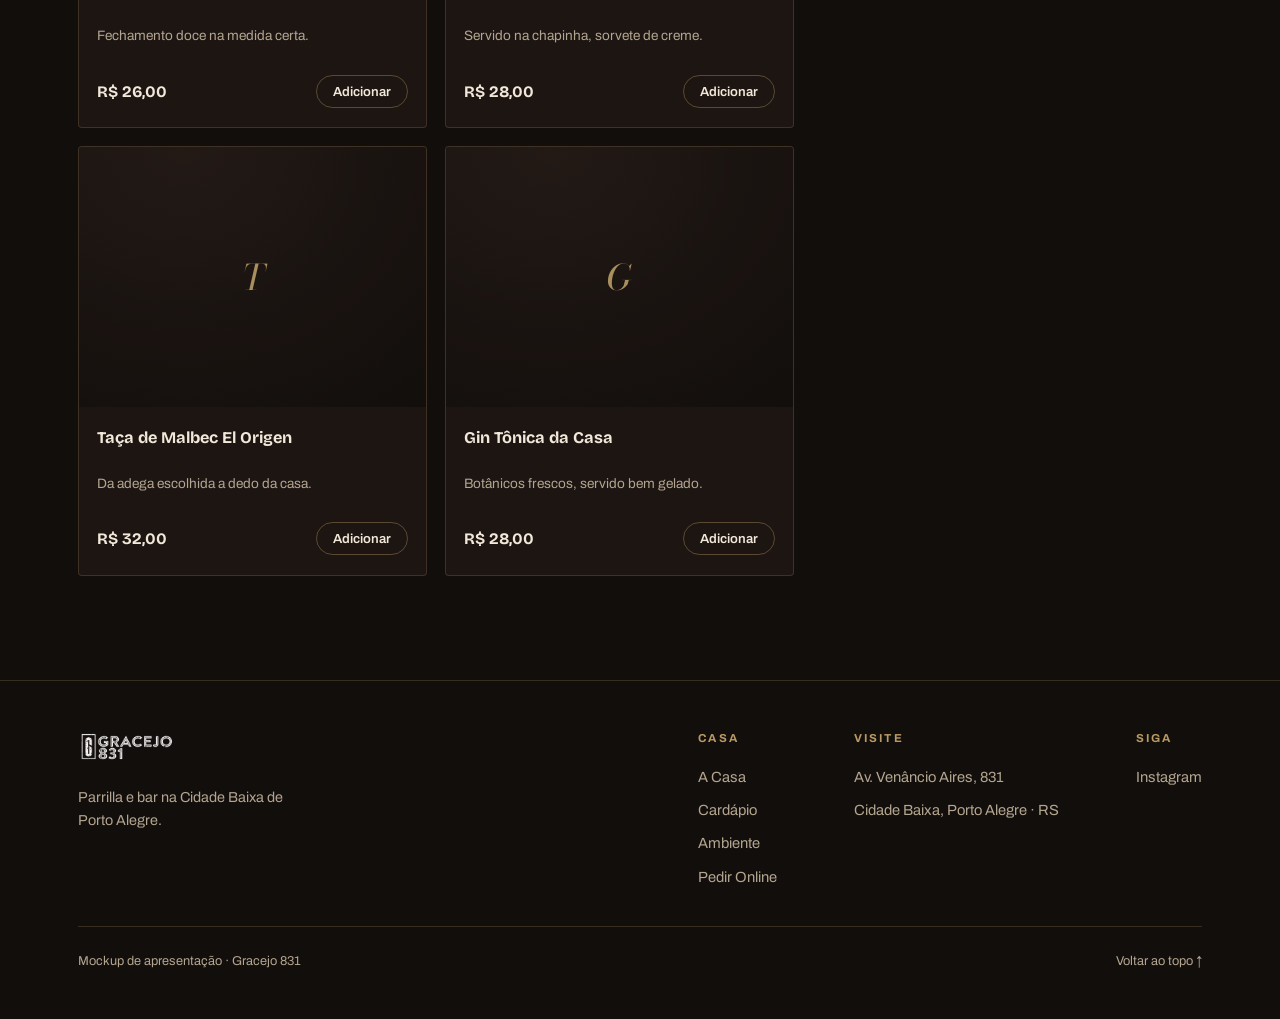
<file: pedir.html>
<!doctype html>
<html lang="pt-BR">
<head>
<meta charset="UTF-8" />
<title>Pedir Online · Gracejo 831</title>
<meta name="viewport" content="width=device-width, initial-scale=1" />
<meta name="description" content="Peça online no Gracejo 831 (mockup de apresentação): monte o carrinho e veja como funcionaria a retirada no balcão." />
<link rel="preconnect" href="https://fonts.googleapis.com" />
<link rel="preconnect" href="https://fonts.gstatic.com" crossorigin />
<link href="https://fonts.googleapis.com/css2?family=Bricolage+Grotesque:opsz,wght@12..96,200..800&family=Bodoni+Moda:ital,opsz,wght@0,6..96,400..700;1,6..96,400..700&family=Archivo:wght@400;500;600;700&display=swap" rel="stylesheet" />
<link rel="stylesheet" href="styles.css" />

<style>
  /* ---------- Order hero ---------- */
  .order-hero {
    border-bottom: 1px solid var(--line);
    background: radial-gradient(120% 100% at 15% 0%, var(--charcoal-2), var(--charcoal) 60%);
    padding-block: calc(var(--nav-h) + clamp(3rem, 8vw, 5rem)) clamp(2.5rem, 6vw, 4rem);
  }
  .order-hero h1 {
    font-weight: 800;
    line-height: 0.98;
    font-size: clamp(2.4rem, 6vw, 4rem);
    letter-spacing: -0.01em;
    max-width: 16ch;
  }
  .order-tagline {
    font-family: var(--font-serif);
    font-style: italic;
    font-weight: 400;
    font-size: clamp(1.2rem, 2.2vw, 1.6rem);
    color: var(--brass);
    max-width: 34ch;
    margin-top: 1rem;
  }
  .order-sub {
    max-width: 58ch;
    color: var(--bone-dim);
    margin-top: 1rem;
    font-size: 1rem;
  }
  .order-meta {
    display: flex;
    flex-wrap: wrap;
    gap: 1.5rem;
    margin-top: 2rem;
    padding-top: 1.5rem;
    border-top: 1px solid var(--line);
    font-size: 0.82rem;
    color: var(--bone-dim);
  }
  .order-meta strong { color: var(--bone); font-weight: 600; }

  /* ---------- Featured combo ---------- */
  .featured { padding-block: clamp(2rem, 5vw, 3rem) 0; }
  .combo-card {
    display: grid;
    grid-template-columns: 220px 1fr auto;
    gap: 1.5rem;
    align-items: center;
    background: var(--charcoal-2);
    border: 1px solid var(--ember-dim);
    border-radius: 4px;
    padding: 1.25rem;
  }
  .combo-card img { width: 100%; height: 150px; object-fit: cover; border-radius: 3px; filter: saturate(0.94) brightness(0.94); }
  .combo-card h3 { font-family: var(--font-serif); font-style: italic; font-weight: 400; font-size: 1.5rem; margin-bottom: 0.4rem; }
  .combo-card p { color: var(--bone-dim); font-size: 0.92rem; max-width: 42ch; }
  .combo-price { font-family: var(--font-display); font-weight: 700; font-size: 1.15rem; }
  .combo-price s { color: var(--bone-dim); font-weight: 500; font-size: 0.9rem; margin-right: 0.4rem; }
  .combo-actions { display: flex; flex-direction: column; align-items: flex-end; gap: 0.6rem; text-align: right; }
  @media (max-width: 700px) {
    .combo-card { grid-template-columns: 1fr; text-align: left; }
    .combo-actions { align-items: flex-start; }
    .combo-card img { height: 180px; }
  }

  /* ---------- Order layout ---------- */
  .order-layout {
    display: grid;
    grid-template-columns: 1fr 360px;
    gap: clamp(2rem, 5vw, 3rem);
    align-items: start;
  }
  @media (max-width: 900px) { .order-layout { grid-template-columns: 1fr; } }

  .cat-tabs { display: flex; flex-wrap: wrap; gap: 0.6rem; margin-bottom: 2rem; }
  .cat-tab {
    font-family: var(--font-body);
    font-weight: 600;
    font-size: 0.82rem;
    padding: 0.55rem 1.1rem;
    border-radius: 999px;
    border: 1px solid var(--line-strong);
    background: transparent;
    color: var(--bone-dim);
    cursor: pointer;
    transition: all 0.2s ease;
  }
  .cat-tab:hover { border-color: var(--brass); color: var(--bone); }
  .cat-tab.is-active { background: var(--ember); border-color: var(--ember); color: #1b0f08; }

  .item-grid { display: grid; grid-template-columns: repeat(2, 1fr); gap: 1.1rem; }
  @media (max-width: 560px) { .item-grid { grid-template-columns: 1fr; gap: 0.7rem; } }

  .item-card {
    background: var(--charcoal-2);
    border: 1px solid var(--line);
    border-radius: 4px;
    overflow: hidden;
    display: flex;
    flex-direction: column;
    opacity: 0;
    transform: translateY(14px);
    transition: opacity 0.5s ease, transform 0.5s ease, border-color 0.2s ease;
  }
  .item-card.is-visible { opacity: 1; transform: translateY(0); }
  .item-card:hover { border-color: var(--ember-dim); }
  .item-thumb { aspect-ratio: 4 / 3; width: 100%; object-fit: cover; display: block; filter: saturate(0.94) brightness(0.92); }
  .item-thumb.no-photo {
    aspect-ratio: 4 / 3;
    display: flex;
    align-items: center;
    justify-content: center;
    background: radial-gradient(120% 140% at 30% 0%, var(--charcoal-3), var(--charcoal));
    color: var(--brass);
    font-family: var(--font-serif);
    font-style: italic;
    font-size: 2.2rem;
  }
  .item-body { padding: 1.1rem 1.15rem 1.2rem; display: flex; flex-direction: column; gap: 0.5rem; flex: 1; }
  .item-name { font-family: var(--font-display); font-weight: 700; font-size: 1.02rem; }
  .item-desc { color: var(--bone-dim); font-size: 0.85rem; flex: 1; }
  .item-foot { display: flex; align-items: center; justify-content: space-between; margin-top: 0.4rem; gap: 0.6rem; }
  .item-price { font-family: var(--font-display); font-weight: 700; font-size: 1rem; }

  /* Compact iFood-style row on mobile: text left, small square thumb right */
  @media (max-width: 560px) {
    .item-card { flex-direction: row-reverse; align-items: stretch; }
    .item-card.is-visible { transform: translateY(0); }
    .item-thumb, .item-thumb.no-photo {
      width: 6.4rem;
      aspect-ratio: 1 / 1;
      flex: none;
    }
    .item-thumb.no-photo { font-size: 1.5rem; }
    .item-body { padding: 0.8rem 0.9rem; gap: 0.3rem; justify-content: center; }
    .item-name { font-size: 0.92rem; line-height: 1.25; }
    .item-desc {
      font-size: 0.78rem;
      display: -webkit-box;
      -webkit-line-clamp: 2;
      -webkit-box-orient: vertical;
      overflow: hidden;
    }
    .item-foot { margin-top: 0.3rem; }
    .item-price { font-size: 0.92rem; }
    .btn-add { padding: 0.4rem 0.85rem; font-size: 0.78rem; }
    .qty-stepper { padding: 0.2rem; gap: 0.5rem; }
    .qty-btn { width: 1.4rem; height: 1.4rem; }
  }

  .qty-stepper { display: flex; align-items: center; gap: 0.6rem; background: var(--charcoal-3); border-radius: 999px; padding: 0.3rem; }
  .qty-btn {
    width: 1.6rem; height: 1.6rem; border-radius: 50%; border: none; background: transparent;
    color: var(--bone); font-size: 1rem; line-height: 1; cursor: pointer;
    display: flex; align-items: center; justify-content: center; transition: background 0.15s ease;
  }
  .qty-btn:hover { background: rgba(221, 106, 48, 0.22); }
  .qty-val { font-variant-numeric: tabular-nums; font-weight: 600; font-size: 0.88rem; min-width: 1.1rem; text-align: center; }

  .btn-add {
    font-family: var(--font-body); font-weight: 600; font-size: 0.82rem;
    padding: 0.5rem 1rem; border-radius: 999px; border: 1px solid var(--line-strong);
    background: transparent; color: var(--bone); cursor: pointer; transition: all 0.2s ease;
  }
  .btn-add:hover { border-color: var(--ember); color: var(--ember); }

  /* ---------- Cart panel ---------- */
  .cart-panel {
    position: sticky;
    top: calc(var(--nav-h) + 1.25rem);
    background: var(--charcoal-2);
    border: 1px solid var(--line);
    border-radius: 4px;
    padding: 1.5rem;
  }
  .cart-panel h2 { font-family: var(--font-serif); font-style: italic; font-weight: 400; font-size: 1.6rem; margin-bottom: 0.2rem; }
  .cart-count { color: var(--bone-dim); font-size: 0.85rem; margin-bottom: 1.1rem; }
  .cart-empty { color: var(--bone-dim); font-size: 0.9rem; padding-block: 1rem; }
  .cart-list { display: flex; flex-direction: column; gap: 0.85rem; max-height: 40vh; overflow-y: auto; }
  .cart-row { display: flex; justify-content: space-between; align-items: center; gap: 0.6rem; font-size: 0.88rem; }
  .cart-row .name { font-weight: 600; }
  .cart-row .line-price { color: var(--bone-dim); font-variant-numeric: tabular-nums; white-space: nowrap; }
  .cart-row .qty-stepper { flex-shrink: 0; }
  .cart-summary { border-top: 1px solid var(--line); margin-top: 1.2rem; padding-top: 1.1rem; }
  .cart-summary-row { display: flex; justify-content: space-between; font-size: 0.95rem; margin-bottom: 0.3rem; }
  .cart-summary-row.total { font-weight: 700; font-size: 1.1rem; margin-top: 0.5rem; }
  .cart-note { color: var(--bone-dim); font-size: 0.78rem; margin-top: 0.6rem; }
  .cart-panel .btn { width: 100%; justify-content: center; margin-top: 1.2rem; }

  .cart-form { display: flex; flex-direction: column; gap: 0.9rem; }
  .cart-form label { font-size: 0.78rem; color: var(--bone-dim); display: block; margin-bottom: 0.35rem; }
  .cart-form input, .cart-form select {
    width: 100%; background: var(--charcoal); border: 1px solid var(--line); border-radius: 4px;
    padding: 0.7rem 0.85rem; color: var(--bone); font-family: var(--font-body); font-size: 0.92rem;
  }
  .cart-form input:focus, .cart-form select:focus { outline: 2px solid var(--ember); outline-offset: 1px; }
  .cart-back { font-size: 0.8rem; color: var(--bone-dim); cursor: pointer; display: inline-block; margin-top: 0.3rem; }
  .cart-back:hover { color: var(--bone); }

  .cart-success { text-align: center; padding-block: 1rem; }
  .cart-success .check {
    width: 3rem; height: 3rem; border-radius: 50%;
    background: rgba(221,106,48,0.16); color: var(--ember);
    display: flex; align-items: center; justify-content: center;
    margin: 0 auto 1rem; font-size: 1.4rem;
  }
  .cart-success h3 { font-family: var(--font-serif); font-style: italic; font-weight: 400; font-size: 1.4rem; margin-bottom: 0.6rem; }
  .cart-success p { color: var(--bone-dim); font-size: 0.88rem; }
  .cart-success .btn { margin-top: 0.8rem; }

  [hidden] { display: none !important; }

  /* ---------- Mobile cart bar ---------- */
  .mobile-cart-bar {
    position: fixed;
    left: 1rem; right: 1rem; bottom: 1rem;
    z-index: 90;
    display: none;
    align-items: center;
    justify-content: space-between;
    gap: 1rem;
    background: var(--ember);
    color: #1b0f08;
    border-radius: 999px;
    padding: 0.9rem 1.3rem;
    font-weight: 700;
    font-size: 0.9rem;
    box-shadow: 0 10px 30px rgba(0,0,0,0.45);
    cursor: pointer;
    border: none;
  }
  @media (max-width: 900px) {
    .mobile-cart-bar.is-active { display: flex; }
    .order-layout { padding-bottom: 5rem; }
  }

  @media (prefers-reduced-motion: reduce) {
    .item-card { transition: none; opacity: 1; transform: none; }
  }
</style>
</head>
<body>

<header class="site">
  <nav class="nav wrap">
    <button class="nav-toggle" aria-expanded="false" aria-controls="nav-mobile" data-nav-toggle aria-label="Abrir menu">
      <svg viewBox="0 0 24 24" fill="none" stroke="currentColor" stroke-width="1.6" stroke-linecap="round"><line x1="3" y1="6" x2="21" y2="6"/><line x1="3" y1="12" x2="21" y2="12"/><line x1="3" y1="18" x2="21" y2="18"/></svg>
    </button>
    <a href="index.html#top" class="brand"><img src="assets/logo.png" alt="Gracejo 831" /></a>
    <div class="nav-links-right">
      <a href="index.html#casa">A Casa</a>
      <a href="index.html#cardapio">Cardápio</a>
      <a href="index.html#ambiente">Ambiente</a>
      <a href="index.html#contato">Contato</a>
      <a class="btn btn-ember" href="https://www.instagram.com/gracejo831_/" target="_blank" rel="noopener">Reservar</a>
    </div>
  </nav>
  <div class="nav-mobile-panel" id="nav-mobile" data-nav-panel>
    <div class="wrap">
      <a href="index.html#casa">A Casa</a>
      <a href="index.html#cardapio">Cardápio</a>
      <a href="index.html#ambiente">Ambiente</a>
      <a href="index.html#contato">Contato</a>
      <div class="btn-row">
        <a class="btn btn-ember" href="https://www.instagram.com/gracejo831_/" target="_blank" rel="noopener">Reservar</a>
      </div>
    </div>
  </div>
</header>

<main id="top">
  <section class="order-hero">
    <div class="wrap">
      <h1>Leva um pouco da brasa pra casa.</h1>
      <p class="order-tagline">O pedido online do Gracejo, simulado do jeito que ele vai funcionar de verdade.</p>
      <p class="order-sub">Escolha os pratos, monte o carrinho e veja como fica finalizar um pedido direto pelo site. Por enquanto é só para retirada no balcão, e esta tela faz parte do mockup de apresentação: nenhum pedido feito aqui chega até a cozinha.</p>
      <div class="order-meta">
        <span><strong>Retirada no balcão</strong> · sem entrega, por ora</span>
        <span>Av. Venâncio Aires, 831 · Cidade Baixa</span>
        <span>Ter–Sex <strong>17h–23h59</strong> · Sáb, Dom e feriados <strong>11h–23h59</strong></span>
      </div>
    </div>
  </section>

  <section class="featured">
    <div class="wrap">
      <div class="combo-card">
        <img src="assets/vinho_carne.png" alt="Corte grelhado com fritas ao lado de uma taça de Malbec" loading="lazy" />
        <div>
          <h3>Combo Carne &amp; Malbec</h3>
          <p>Um corte de chorizo com fritas da casa, acompanhado de uma taça de Malbec El Origen. Pensado pra comer sozinho ou dividir.</p>
        </div>
        <div class="combo-actions">
          <span class="combo-price"><s>R$ 121,00</s>R$ 105,00</span>
          <button class="btn btn-ember" data-add="combo-carne-vinho">Adicionar</button>
        </div>
      </div>
    </div>
  </section>

  <section id="cardapio-pedido">
    <div class="wrap order-layout">
      <div>
        <div class="cat-tabs" role="tablist" aria-label="Categorias do cardápio" data-cat-tabs>
          <button class="cat-tab is-active" role="tab" aria-selected="true" data-cat="todos">Todos</button>
          <button class="cat-tab" role="tab" aria-selected="false" data-cat="parrilla">Parrilla</button>
          <button class="cat-tab" role="tab" aria-selected="false" data-cat="fake">Fake</button>
          <button class="cat-tab" role="tab" aria-selected="false" data-cat="hamburgueres">Hambúrgueres</button>
          <button class="cat-tab" role="tab" aria-selected="false" data-cat="pizza">Pizza</button>
          <button class="cat-tab" role="tab" aria-selected="false" data-cat="sobremesas">Sobremesas</button>
          <button class="cat-tab" role="tab" aria-selected="false" data-cat="vinhos">Vinhos &amp; Drinks</button>
        </div>
        <div class="item-grid" data-item-grid></div>
      </div>

      <aside class="cart-panel" id="cart-panel" data-cart-panel>
        <div data-cart-view="cart">
          <h2>Seu pedido</h2>
          <p class="cart-count" data-cart-count>Ainda sem nada aqui</p>
          <p class="cart-empty" data-cart-empty>Adicione um prato do cardápio pra começar o pedido.</p>
          <div class="cart-list" data-cart-list hidden></div>
          <div class="cart-summary" data-cart-summary hidden>
            <div class="cart-summary-row"><span>Subtotal</span><span data-cart-subtotal>R$ 0,00</span></div>
            <div class="cart-summary-row total"><span>Total</span><span data-cart-total>R$ 0,00</span></div>
            <p class="cart-note">Retirada no balcão, sem taxa de entrega. Pagamento combinado na retirada.</p>
          </div>
          <button class="btn btn-ember" data-checkout-open hidden>Finalizar pedido</button>
        </div>

        <div data-cart-view="checkout" hidden>
          <h2>Finalizar pedido</h2>
          <p class="cart-count">Confirme os dados pra retirada.</p>
          <form class="cart-form" data-checkout-form>
            <div>
              <label for="f-nome">Nome</label>
              <input id="f-nome" type="text" required placeholder="Seu nome" />
            </div>
            <div>
              <label for="f-telefone">WhatsApp</label>
              <input id="f-telefone" type="tel" required placeholder="(51) 90000-0000" />
            </div>
            <div>
              <label for="f-horario">Quando retirar</label>
              <select id="f-horario">
                <option>Assim que possível</option>
                <option>Em 30 minutos</option>
                <option>Em 1 hora</option>
              </select>
            </div>
            <button class="btn btn-ember" type="submit">Confirmar pedido</button>
            <span class="cart-back" data-checkout-back>← Voltar ao carrinho</span>
            <p class="cart-note">Isso é uma simulação do mockup de apresentação. Nada aqui é enviado pro restaurante de verdade.</p>
          </form>
        </div>

        <div data-cart-view="success" hidden>
          <div class="cart-success">
            <div class="check">✓</div>
            <h3>Pedido simulado com sucesso.</h3>
            <p>É assim que a confirmação de um pedido real apareceria. Pra pedir de verdade hoje, chama a casa no Instagram e a equipe combina tudo por lá.</p>
            <a class="btn btn-ember" href="https://www.instagram.com/gracejo831_/" target="_blank" rel="noopener">Chamar no Instagram</a>
            <button class="btn btn-ghost" data-checkout-reset>Fazer novo pedido</button>
          </div>
        </div>
      </aside>
    </div>
  </section>

  <button class="mobile-cart-bar" data-mobile-bar type="button">
    <span data-mobile-bar-text>Ver carrinho</span>
    <span data-mobile-bar-total>R$ 0,00</span>
  </button>
</main>

<footer>
  <div class="wrap">
    <div class="foot-grid">
      <div>
        <a href="index.html#top" class="foot-brand"><img src="assets/logo.png" alt="Gracejo 831" /></a>
        <p style="color:var(--bone-dim); font-size:0.9rem; max-width:28ch; margin-top:0.8rem;">Parrilla e bar na Cidade Baixa de Porto Alegre.</p>
      </div>
      <div class="foot-cols">
        <div class="foot-col">
          <h4>Casa</h4>
          <ul>
            <li><a href="index.html#casa">A Casa</a></li>
            <li><a href="index.html#cardapio">Cardápio</a></li>
            <li><a href="index.html#ambiente">Ambiente</a></li>
            <li><a href="pedir.html">Pedir Online</a></li>
          </ul>
        </div>
        <div class="foot-col">
          <h4>Visite</h4>
          <ul>
            <li>Av. Venâncio Aires, 831</li>
            <li>Cidade Baixa, Porto Alegre · RS</li>
          </ul>
        </div>
        <div class="foot-col">
          <h4>Siga</h4>
          <ul>
            <li><a href="https://www.instagram.com/gracejo831_/" target="_blank" rel="noopener">Instagram</a></li>
          </ul>
        </div>
      </div>
    </div>
    <div class="foot-bottom">
      <span>Mockup de apresentação · Gracejo 831</span>
      <a class="back-top" href="#top">Voltar ao topo ↑</a>
    </div>
  </div>
</footer>

<script>
  (function () {
    var toggle = document.querySelector("[data-nav-toggle]");
    var panel = document.querySelector("[data-nav-panel]");
    if (!toggle || !panel) return;
    toggle.addEventListener("click", function () {
      var open = panel.classList.toggle("is-open");
      toggle.setAttribute("aria-expanded", String(open));
    });
    panel.querySelectorAll("a").forEach(function (a) {
      a.addEventListener("click", function () {
        panel.classList.remove("is-open");
        toggle.setAttribute("aria-expanded", "false");
      });
    });
  })();
</script>

<script>
  (function () {
    var header = document.querySelector("header.site");
    if (!header) return;
    function onScroll() {
      header.classList.toggle("is-scrolled", window.scrollY > 40);
    }
    window.addEventListener("scroll", onScroll, { passive: true });
    onScroll();
  })();
</script>

<script>
  (function () {
    var ITEMS = [
      { id: "chorizo", cat: "parrilla", name: "Bife de Chorizo (300g)", desc: "Grelhado no ponto, servido com farofa da casa.", price: 89 },
      { id: "costela", cat: "parrilla", name: "Costela no Bafo (400g)", desc: "Oito horas de brasa baixa, sal grosso.", price: 79 },
      { id: "torradinha", cat: "fake", name: "Torradinha de Carne Desfiada", desc: "Pão grelhado, carne desfiada, chimichurri fresco.", price: 36, img: "assets/entradinhas.png" },
      { id: "cogumelos", cat: "fake", name: "Cogumelos Assados Gratinados", desc: "Queijo derretido, chips de alho crocante.", price: 38, img: "assets/cogumelos_assados.png" },
      { id: "burger-gracejo", cat: "hamburgueres", name: "Gracejo Burger", desc: "Blend da casa, queijo, cebola caramelizada.", price: 46 },
      { id: "burger-costela", cat: "hamburgueres", name: "Burger de Costela Desfiada", desc: "Pão brioche, costela puxada na brasa.", price: 48 },
      { id: "pizza-margherita", cat: "pizza", name: "Pizza Margherita Defumada", desc: "Massa de fermentação longa, muçarela defumada.", price: 58 },
      { id: "pizza-costela", cat: "pizza", name: "Pizza de Costela com Cebola Roxa", desc: "Costela desfiada, cebola roxa, forno quente.", price: 64 },
      { id: "doce-de-leite", cat: "sobremesas", name: "Doce de Leite com Flor de Sal", desc: "Fechamento doce na medida certa.", price: 26 },
      { id: "brownie", cat: "sobremesas", name: "Brownie Quente com Sorvete", desc: "Servido na chapinha, sorvete de creme.", price: 28 },
      { id: "malbec", cat: "vinhos", name: "Taça de Malbec El Origen", desc: "Da adega escolhida a dedo da casa.", price: 32 },
      { id: "gin", cat: "vinhos", name: "Gin Tônica da Casa", desc: "Botânicos frescos, servido bem gelado.", price: 28 }
    ];
    var COMBO = { id: "combo-carne-vinho", name: "Combo Carne & Malbec", price: 105, original: 121 };

    var cart = {};
    var grid = document.querySelector("[data-item-grid]");
    var tabsWrap = document.querySelector("[data-cat-tabs]");
    var reduceMotion = window.matchMedia("(prefers-reduced-motion: reduce)").matches;

    function money(n) {
      return "R$ " + n.toFixed(2).replace(".", ",");
    }

    function itemById(id) {
      if (id === COMBO.id) return COMBO;
      for (var i = 0; i < ITEMS.length; i++) if (ITEMS[i].id === id) return ITEMS[i];
      return null;
    }

    function cardHTML(item) {
      var thumb = item.img
        ? '<img class="item-thumb" src="' + item.img + '" alt="' + item.name + '" loading="lazy" />'
        : '<div class="item-thumb no-photo">' + item.name.charAt(0) + "</div>";
      return (
        '<article class="item-card" data-item-card data-id="' + item.id + '">' +
          thumb +
          '<div class="item-body">' +
            '<h3 class="item-name">' + item.name + "</h3>" +
            '<p class="item-desc">' + item.desc + "</p>" +
            '<div class="item-foot">' +
              '<span class="item-price">' + money(item.price) + "</span>" +
              '<div data-item-control></div>' +
            "</div>" +
          "</div>" +
        "</article>"
      );
    }

    function controlHTML(id) {
      var qty = cart[id] || 0;
      if (qty === 0) {
        return '<button class="btn-add" data-add="' + id + '">Adicionar</button>';
      }
      return (
        '<div class="qty-stepper">' +
          '<button class="qty-btn" data-dec="' + id + '" aria-label="Diminuir">−</button>' +
          '<span class="qty-val">' + qty + "</span>" +
          '<button class="qty-btn" data-inc="' + id + '" aria-label="Aumentar">+</button>' +
        "</div>"
      );
    }

    function renderGrid(filter) {
      var list = filter && filter !== "todos" ? ITEMS.filter(function (i) { return i.cat === filter; }) : ITEMS;
      grid.innerHTML = list.map(cardHTML).join("");
      list.forEach(function (item) {
        var card = grid.querySelector('[data-id="' + item.id + '"]');
        var control = card.querySelector("[data-item-control]");
        control.innerHTML = controlHTML(item.id);
      });
      if (!reduceMotion && "IntersectionObserver" in window) {
        var io = new IntersectionObserver(function (entries) {
          entries.forEach(function (entry) {
            if (entry.isIntersecting) {
              entry.target.classList.add("is-visible");
              io.unobserve(entry.target);
            }
          });
        }, { threshold: 0.15 });
        grid.querySelectorAll("[data-item-card]").forEach(function (el) { io.observe(el); });
      } else {
        grid.querySelectorAll("[data-item-card]").forEach(function (el) { el.classList.add("is-visible"); });
      }
    }

    function addItem(id) {
      cart[id] = (cart[id] || 0) + 1;
      afterCartChange();
    }
    function decItem(id) {
      if (!cart[id]) return;
      cart[id] -= 1;
      if (cart[id] <= 0) delete cart[id];
      afterCartChange();
    }

    function afterCartChange() {
      renderCart();
      refreshControls();
      renderMobileBar();
    }

    function refreshControls() {
      grid.querySelectorAll("[data-item-card]").forEach(function (card) {
        var id = card.getAttribute("data-id");
        card.querySelector("[data-item-control]").innerHTML = controlHTML(id);
      });
      var comboSlot = document.querySelector(".combo-actions");
      if (comboSlot) {
        var qty = cart[COMBO.id] || 0;
        var priceHTML = '<span class="combo-price"><s>' + money(COMBO.original) + "</s>" + money(COMBO.price) + "</span>";
        comboSlot.innerHTML = qty === 0
          ? priceHTML + '<button class="btn btn-ember" data-add="' + COMBO.id + '">Adicionar</button>'
          : priceHTML + '<div class="qty-stepper"><button class="qty-btn" data-dec="' + COMBO.id + '" aria-label="Diminuir">−</button><span class="qty-val">' + qty + '</span><button class="qty-btn" data-inc="' + COMBO.id + '" aria-label="Aumentar">+</button></div>';
      }
    }

    function cartEntries() {
      return Object.keys(cart).map(function (id) {
        var item = itemById(id);
        return { id: id, name: item.name, price: item.price, qty: cart[id] };
      });
    }

    function cartTotal() {
      return cartEntries().reduce(function (sum, e) { return sum + e.price * e.qty; }, 0);
    }

    function cartCount() {
      return cartEntries().reduce(function (sum, e) { return sum + e.qty; }, 0);
    }

    var cartCountEl = document.querySelector("[data-cart-count]");
    var cartEmptyEl = document.querySelector("[data-cart-empty]");
    var cartListEl = document.querySelector("[data-cart-list]");
    var cartSummaryEl = document.querySelector("[data-cart-summary]");
    var cartSubtotalEl = document.querySelector("[data-cart-subtotal]");
    var cartTotalEl = document.querySelector("[data-cart-total]");
    var checkoutOpenBtn = document.querySelector("[data-checkout-open]");

    function renderCart() {
      var entries = cartEntries();
      var count = cartCount();
      if (entries.length === 0) {
        cartCountEl.textContent = "Ainda sem nada aqui";
        cartEmptyEl.hidden = false;
        cartListEl.hidden = true;
        cartSummaryEl.hidden = true;
        checkoutOpenBtn.hidden = true;
        return;
      }
      cartCountEl.textContent = count + (count === 1 ? " item no carrinho" : " itens no carrinho");
      cartEmptyEl.hidden = true;
      cartListEl.hidden = false;
      cartSummaryEl.hidden = false;
      checkoutOpenBtn.hidden = false;
      cartListEl.innerHTML = entries.map(function (e) {
        return (
          '<div class="cart-row">' +
            '<div><div class="name">' + e.name + "</div></div>" +
            '<div class="qty-stepper">' +
              '<button class="qty-btn" data-dec="' + e.id + '" aria-label="Diminuir">−</button>' +
              '<span class="qty-val">' + e.qty + "</span>" +
              '<button class="qty-btn" data-inc="' + e.id + '" aria-label="Aumentar">+</button>' +
            "</div>" +
            '<span class="line-price">' + money(e.price * e.qty) + "</span>" +
          "</div>"
        );
      }).join("");
      var total = cartTotal();
      cartSubtotalEl.textContent = money(total);
      cartTotalEl.textContent = money(total);
    }

    function renderMobileBar() {
      var bar = document.querySelector("[data-mobile-bar]");
      var count = cartCount();
      if (count > 0) {
        bar.classList.add("is-active");
        document.querySelector("[data-mobile-bar-text]").textContent = count + (count === 1 ? " item" : " itens") + " · ver carrinho";
        document.querySelector("[data-mobile-bar-total]").textContent = money(cartTotal());
      } else {
        bar.classList.remove("is-active");
      }
    }

    document.addEventListener("click", function (e) {
      var addId = e.target.closest("[data-add]");
      var incId = e.target.closest("[data-inc]");
      var decId = e.target.closest("[data-dec]");
      var tab = e.target.closest("[data-cat]");
      if (addId) { addItem(addId.getAttribute("data-add")); }
      if (incId) { addItem(incId.getAttribute("data-inc")); }
      if (decId) { decItem(decId.getAttribute("data-dec")); }
      if (tab) {
        tabsWrap.querySelectorAll(".cat-tab").forEach(function (t) {
          t.classList.remove("is-active");
          t.setAttribute("aria-selected", "false");
        });
        tab.classList.add("is-active");
        tab.setAttribute("aria-selected", "true");
        renderGrid(tab.getAttribute("data-cat"));
        refreshControls();
      }
    });

    document.querySelector("[data-mobile-bar]").addEventListener("click", function () {
      document.getElementById("cart-panel").scrollIntoView({ behavior: reduceMotion ? "auto" : "smooth", block: "start" });
    });

    var cartViews = {
      cart: document.querySelector('[data-cart-view="cart"]'),
      checkout: document.querySelector('[data-cart-view="checkout"]'),
      success: document.querySelector('[data-cart-view="success"]')
    };
    function showView(name) {
      Object.keys(cartViews).forEach(function (k) { cartViews[k].hidden = k !== name; });
    }
    var checkoutForm = document.querySelector("[data-checkout-form]");
    checkoutOpenBtn.addEventListener("click", function () { showView("checkout"); });
    document.querySelector("[data-checkout-back]").addEventListener("click", function () { showView("cart"); });
    checkoutForm.addEventListener("submit", function (e) {
      e.preventDefault();
      showView("success");
      cart = {};
      afterCartChange();
      checkoutForm.reset();
    });
    document.querySelector("[data-checkout-reset]").addEventListener("click", function () {
      checkoutForm.reset();
      showView("cart");
    });

    renderGrid("todos");
    renderCart();
    renderMobileBar();
  })();
</script>
</body>
</html>
</file>
<file: styles.css>
/* Gracejo 831 — shared design system (tokens, nav, buttons, footer) */
:root {
  --charcoal: #120e0c;
  --charcoal-2: #1c1512;
  --charcoal-3: #261c17;
  --bone: #f1e8d9;
  --bone-dim: #b3a58f;
  --ember: #dd6a30;
  --ember-dim: #a54a22;
  --malbec: #7c2230;
  --malbec-2: #4a1620;
  --brass: #b99a63;
  --line: rgba(185, 154, 99, 0.22);
  --line-strong: rgba(185, 154, 99, 0.4);
  --font-display: "Bricolage Grotesque", "Arial Narrow", sans-serif;
  --font-serif: "Bodoni Moda", Georgia, serif;
  --font-body: "Archivo", "Helvetica Neue", Arial, sans-serif;
  --nav-h: 81px;
}

* { box-sizing: border-box; }
html { scroll-behavior: smooth; }

body {
  margin: 0;
  background: var(--charcoal);
  color: var(--bone);
  font-family: var(--font-body);
  font-size: 16px;
  line-height: 1.6;
  -webkit-font-smoothing: antialiased;
}

/* film-grain texture, generated, no external asset */
body::before {
  content: "";
  position: fixed;
  inset: 0;
  pointer-events: none;
  z-index: 999;
  opacity: 0.045;
  mix-blend-mode: overlay;
  background-image: url("data:image/svg+xml;utf8,<svg xmlns='http://www.w3.org/2000/svg' width='160' height='160'><filter id='n'><feTurbulence type='fractalNoise' baseFrequency='0.9' numOctaves='2' stitchTiles='stitch'/></filter><rect width='100%25' height='100%25' filter='url(%23n)'/></svg>");
}

img, svg { max-width: 100%; display: block; }
a { color: inherit; text-decoration: none; }
ul { margin: 0; padding: 0; list-style: none; }

::selection { background: var(--ember); color: #1b0f08; }

::-webkit-scrollbar { width: 12px; height: 12px; }
::-webkit-scrollbar-track { background: var(--charcoal); }
::-webkit-scrollbar-thumb { background: var(--charcoal-3); border-radius: 8px; border: 3px solid var(--charcoal); }
::-webkit-scrollbar-thumb:hover { background: var(--brass); }
html { scrollbar-color: var(--charcoal-3) var(--charcoal); }

:focus-visible { outline: 2px solid var(--ember); outline-offset: 3px; }

.wrap {
  max-width: 1220px;
  margin-inline: auto;
  padding-inline: clamp(1.25rem, 4vw, 3rem);
}

h1, h2, h3 {
  font-family: var(--font-display);
  text-wrap: balance;
  margin: 0;
}

p { text-wrap: pretty; }

.btn {
  display: inline-flex;
  align-items: center;
  gap: 0.5rem;
  font-family: var(--font-body);
  font-weight: 600;
  font-size: 0.9rem;
  letter-spacing: 0.02em;
  padding: 0.85rem 1.5rem;
  border-radius: 999px;
  border: 1px solid transparent;
  cursor: pointer;
  transition: transform 0.15s ease, background 0.2s ease, color 0.2s ease, border-color 0.2s ease;
  background: none;
}
.btn:hover { transform: translateY(-1px); }

.btn-ember { background: var(--ember); color: #1b0f08; }
.btn-ember:hover { background: #ea7a3f; }

.btn-ghost { background: transparent; color: var(--bone); border-color: var(--line-strong); }
.btn-ghost:hover { border-color: var(--brass); background: rgba(185, 154, 99, 0.08); }

.btn[disabled] { opacity: 0.45; cursor: not-allowed; transform: none; }

.btn-row { display: flex; gap: 0.75rem; flex-wrap: wrap; }

/* ---------- Nav ---------- */
header.site {
  position: fixed;
  top: 0;
  left: 0;
  right: 0;
  z-index: 100;
  background: transparent;
  border-bottom: 1px solid transparent;
  transition: background 0.3s ease, border-color 0.3s ease, backdrop-filter 0.3s ease;
}
header.site.is-scrolled,
header.site:has(.nav-mobile-panel.is-open) {
  background: rgba(18, 14, 12, 0.86);
  backdrop-filter: blur(10px);
  border-bottom-color: var(--line);
}
.nav {
  display: flex;
  align-items: center;
  justify-content: space-between;
  padding-block: 1.15rem;
  gap: 1rem;
}
.nav-links-right {
  display: flex;
  align-items: center;
  gap: clamp(1rem, 2.2vw, 1.9rem);
  font-size: 0.85rem;
  font-weight: 500;
  color: var(--bone-dim);
  justify-content: flex-end;
}
.nav-links-right a:not(.btn) { transition: color 0.2s ease; position: relative; }
.nav-links-right a:not(.btn)::after {
  content: "";
  position: absolute;
  left: 0; right: 100%;
  bottom: -4px;
  height: 1px;
  background: var(--brass);
  transition: right 0.25s ease;
}
.nav-links-right a:not(.btn):hover { color: var(--bone); }
.nav-links-right a:not(.btn):hover::after { right: 0; }
.nav-links-right .btn { padding: 0.6rem 1.2rem; font-size: 0.8rem; }

.btn[aria-current="page"] {
  background: var(--charcoal-3);
  border-color: var(--line-strong);
  color: var(--bone-dim);
  cursor: default;
  pointer-events: none;
  transform: none;
}

.brand {
  flex: none;
  display: inline-flex;
  align-items: center;
}
.brand img {
  height: 2.75rem;
  width: auto;
  display: block;
}

.nav-toggle {
  display: none;
  background: none;
  border: none;
  color: var(--bone);
  cursor: pointer;
  padding: 0.4rem;
}
.nav-toggle svg { width: 22px; height: 22px; }

.nav-mobile-panel { display: none; }

@media (max-width: 820px) {
  .nav-links-right a:not(.btn) { display: none; }
  .nav-links-right { justify-content: flex-end; gap: 0.6rem; }
  .nav-links-right .btn-ghost { display: none; }
  .nav-toggle { display: inline-flex; order: -1; }
  .brand img { height: 2.2rem; }

  .nav-mobile-panel {
    display: grid;
    grid-template-rows: 0fr;
    overflow: hidden;
    transition: grid-template-rows 0.3s ease;
    border-top: 0px solid var(--line);
  }
  .nav-mobile-panel.is-open {
    grid-template-rows: 1fr;
    border-top-width: 1px;
  }
  .nav-mobile-panel .wrap {
    display: flex;
    flex-direction: column;
    gap: 0.4rem;
    padding-block: 0;
    min-height: 0;
  }
  .nav-mobile-panel.is-open .wrap { padding-block: 1rem; }
  .nav-mobile-panel a:not(.btn) {
    padding-block: 0.6rem;
    font-size: 0.95rem;
    color: var(--bone-dim);
    border-bottom: 1px solid var(--line);
  }
  .nav-mobile-panel .btn-row { margin-top: 0.6rem; }
}

/* ---------- Section shell ---------- */
section { padding-block: clamp(4rem, 9vw, 6.5rem); }
.section-head {
  display: flex;
  justify-content: space-between;
  align-items: flex-end;
  gap: 2rem;
  flex-wrap: wrap;
  margin-bottom: clamp(2.5rem, 6vw, 3.5rem);
}
.section-head h2 {
  font-size: clamp(2.1rem, 5vw, 3.2rem);
  font-weight: 700;
  max-width: 18ch;
}
.section-head p {
  max-width: 36ch;
  color: var(--bone-dim);
  font-size: 0.98rem;
}

/* ---------- Footer ---------- */
footer {
  padding-block: 3rem;
  border-top: 1px solid var(--line);
}
.foot-grid {
  display: flex;
  justify-content: space-between;
  align-items: flex-start;
  gap: 2rem;
  flex-wrap: wrap;
  padding-bottom: 2rem;
  border-bottom: 1px solid var(--line);
}
.foot-brand { display: inline-flex; align-items: center; }
.foot-brand img { height: 2.3rem; width: auto; display: block; }
.foot-cols { display: flex; gap: clamp(2rem, 6vw, 5rem); flex-wrap: wrap; }
.foot-col h4 {
  font-size: 0.72rem;
  letter-spacing: 0.18em;
  text-transform: uppercase;
  color: var(--brass);
  margin: 0 0 0.9rem;
  font-weight: 700;
  font-family: var(--font-body);
}
.foot-col ul li { color: var(--bone-dim); font-size: 0.92rem; padding-block: 0.3rem; }
.foot-col a:hover { color: var(--bone); }
.foot-bottom {
  display: flex;
  justify-content: space-between;
  flex-wrap: wrap;
  gap: 1rem;
  padding-top: 1.5rem;
  font-size: 0.8rem;
  color: var(--bone-dim);
}
.back-top { color: var(--bone-dim); }
.back-top:hover { color: var(--ember); }
</file>
